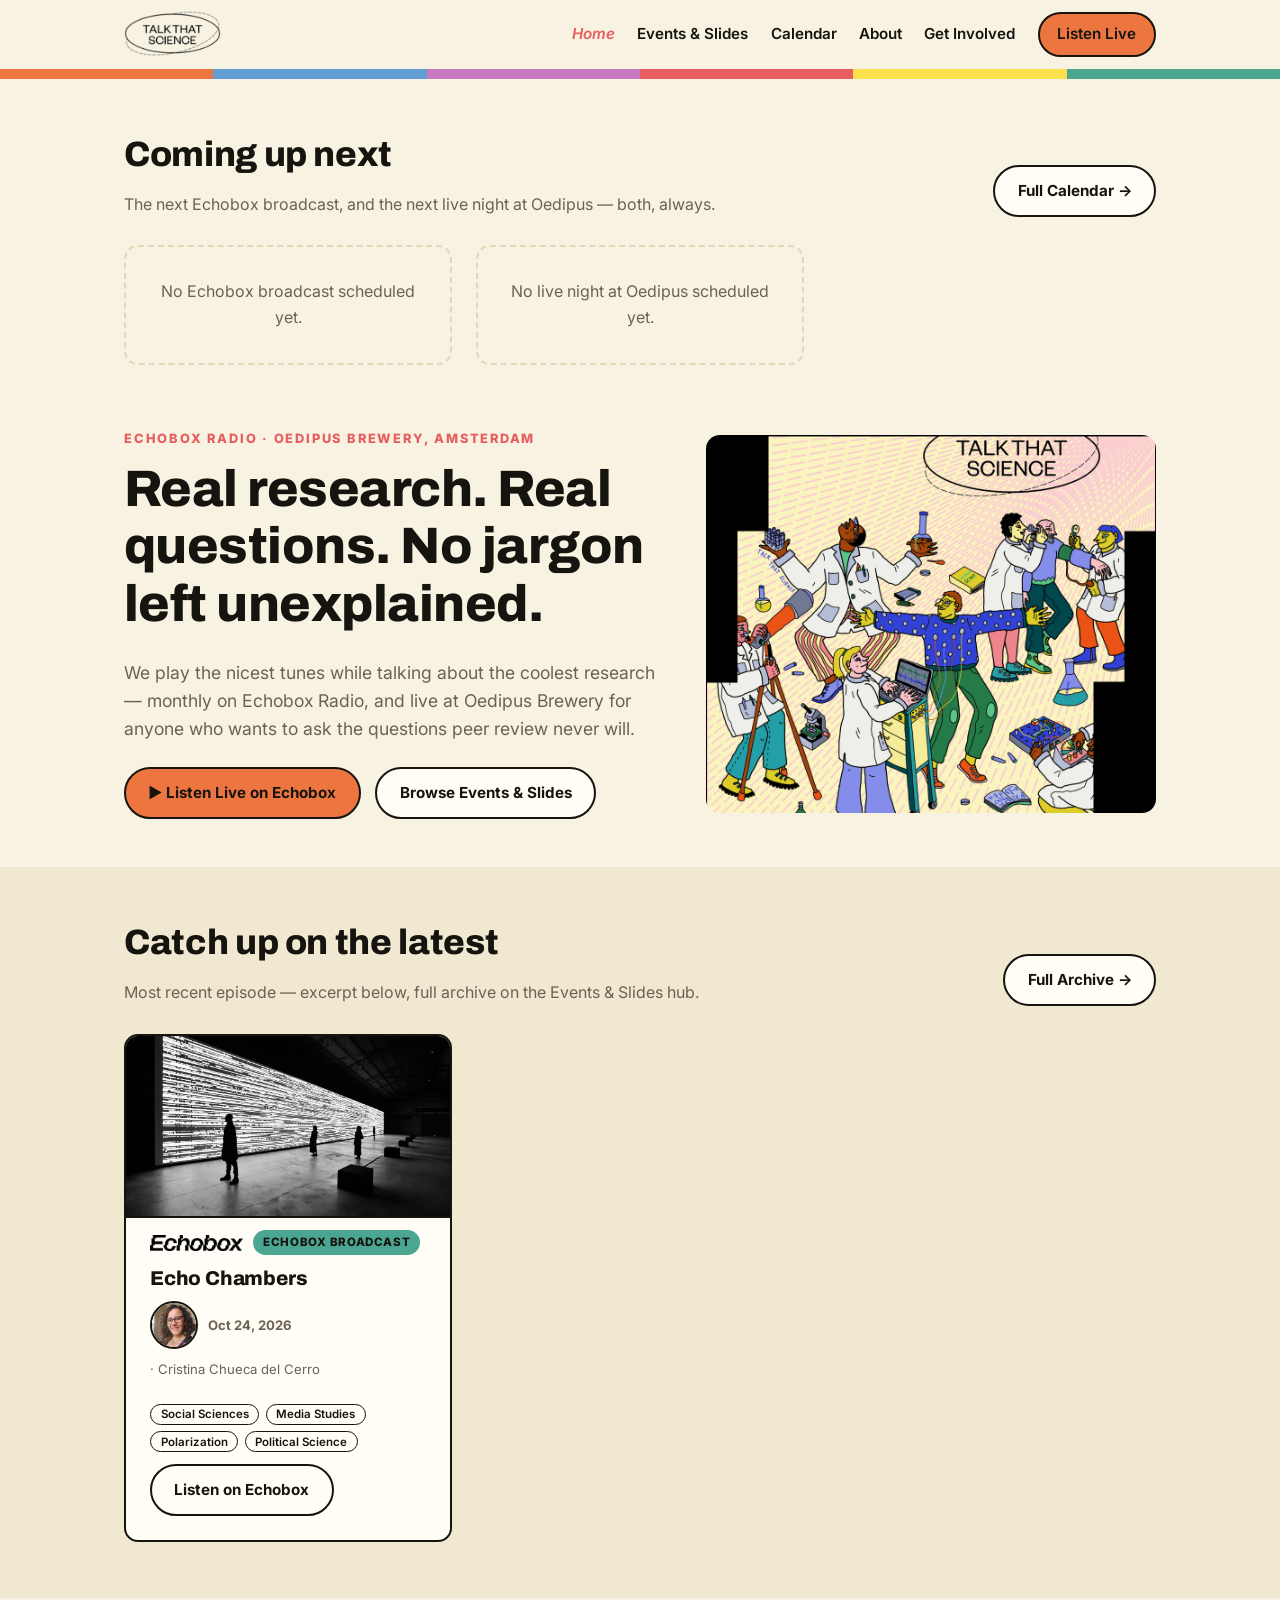
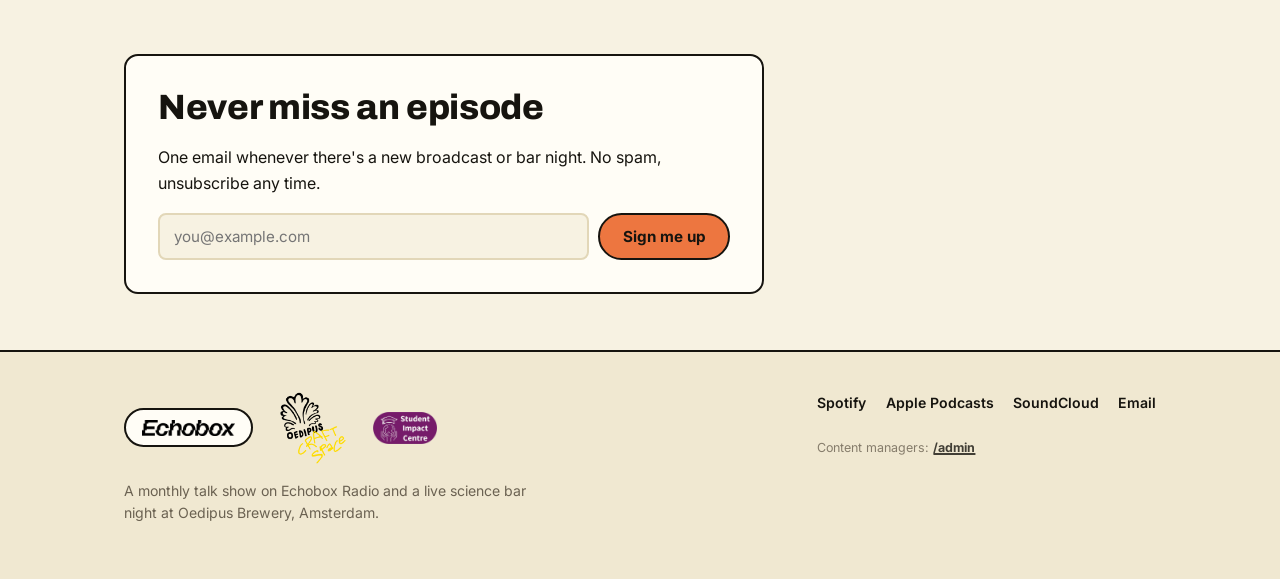
<file: index.html>
<!DOCTYPE html>
<html lang="en">
<head>
<meta charset="UTF-8" />
<meta name="viewport" content="width=device-width, initial-scale=1" />
<title>Talk That Science — Echobox Radio &amp; Live Science Bar Talks</title>
<meta name="description" content="Talk That Science: a monthly talk show on Echobox Radio and a live science bar night at Oedipus Brewery. Listen live, browse the archive, and catch up on past events." />
<link rel="preconnect" href="https://fonts.googleapis.com" />
<link rel="preconnect" href="https://fonts.gstatic.com" crossorigin />
<link href="https://fonts.googleapis.com/css2?family=Archivo:wght@600;700;800;900&family=Inter:wght@400;500;600&display=swap" rel="stylesheet" />
<link rel="icon" type="image/png" href="assets/img/logo.png" />
<link rel="stylesheet" href="assets/css/style.css?v=13" />
</head>
<body>
<a class="skip-link" href="#main">Skip to content</a>

<header class="site-header">
  <div class="container">
    <a class="brand" href="index.html">
      <img src="assets/img/banner_logo.png" alt="Talk That Science" />
    </a>
    <nav class="main-nav" aria-label="Primary">
      <a href="index.html" aria-current="page">Home</a>
      <a href="events.html">Events &amp; Slides</a>
      <a href="calendar.html">Calendar</a>
      <a href="about.html">About</a>
      <a href="get-involved.html">Get Involved</a>
      <a class="btn btn-primary" href="https://www.echobox.radio/" target="_blank" rel="noopener" style="padding:0.5rem 1.1rem;">Listen Live</a>
    </nav>
    <button class="nav-toggle" aria-label="Toggle navigation" aria-expanded="false">☰</button>
  </div>
  <div class="rainbow-bar"><span></span><span></span><span></span><span></span><span></span><span></span></div>
</header>

<main id="main">

  <section class="section" style="padding-bottom:1rem;">
    <div class="container">
      <div class="section-head">
        <div>
          <h2>Coming up next</h2>
          <p>The next Echobox broadcast, and the next live night at Oedipus — both, always.</p>
        </div>
        <a class="btn btn-secondary" href="calendar.html">Full Calendar →</a>
      </div>
      <div class="grid" id="next-events-teaser">
        <div class="empty-state">Loading…</div>
      </div>
    </div>
  </section>

  <section class="hero">
    <div class="container hero-split">
      <div>
        <div class="eyebrow">Echobox Radio &middot; Oedipus Brewery, Amsterdam</div>
        <h1>Real research. Real questions. No jargon left unexplained.</h1>
        <p class="hero-lede">We play the nicest tunes while talking about the coolest research — monthly on Echobox Radio, and live at Oedipus Brewery for anyone who wants to ask the questions peer review never will.</p>
        <div class="hero-actions">
          <a class="btn btn-primary" href="https://www.echobox.radio/" target="_blank" rel="noopener">▶ Listen Live on Echobox</a>
          <a class="btn btn-secondary" href="events.html">Browse Events &amp; Slides</a>
        </div>
      </div>
      <img class="hero-illustration" src="assets/img/hero-illustration.png" alt="Illustration of scientists in lab coats playing with radio and lab equipment, in the Talk That Science style" />
    </div>
  </section>

  <section class="section section-alt">
    <div class="container">
      <div class="section-head">
        <div>
          <h2>Catch up on the latest</h2>
          <p>Most recent episode — excerpt below, full archive on the Events &amp; Slides hub.</p>
        </div>
        <a class="btn btn-secondary" href="events.html">Full Archive →</a>
      </div>
      <div class="grid" id="latest-episode-teaser">
        <div class="empty-state">Loading…</div>
      </div>
    </div>
  </section>

  <section class="section">
    <div class="container">
      <div class="form-card" style="max-width:640px;">
        <h2 style="margin-top:0;">Never miss an episode</h2>
        <p class="card-desc">One email whenever there's a new broadcast or bar night. No spam, unsubscribe any time.</p>
        <!-- PLACEHOLDER: sign up at formspree.io, create a form, and replace
             YOUR_FORM_ID below with the ID it gives you — or point this at a
             real mailing list provider (Buttondown/Mailchimp/etc). See README. -->
        <form name="newsletter" method="POST" action="https://formspree.io/f/YOUR_FORM_ID" data-ajax-form data-success-target="newsletter-success">
          <p class="visually-hidden"><label>Don't fill this out: <input name="_gotcha" /></label></p>
          <div class="form-success" id="newsletter-success">You're on the list — thanks!</div>
          <div class="newsletter-box">
            <label class="visually-hidden" for="newsletter-email">Email address</label>
            <input type="email" id="newsletter-email" name="email" placeholder="you@example.com" required />
            <button class="btn btn-primary" type="submit">Sign me up</button>
          </div>
        </form>
      </div>
    </div>
  </section>

</main>

<footer class="site-footer">
  <div class="container">
    <div class="footer-grid">
      <div>
        <div class="icon-row" style="margin-top:0;">
          <span class="icon-chip icon-chip-echobox"><img src="assets/img/Echobox.png" alt="Echobox Radio" /></span>
          <img class="footer-logo footer-logo-oedipus" src="assets/img/Oedipus_-_Craft_Space.webp" alt="Oedipus Craft Space" />
          <img class="footer-logo footer-logo-sic" src="assets/img/sic-logo.png" alt="Student Impact Centre" />
        </div>
        <p style="margin-top:1rem; max-width:420px;">A monthly talk show on Echobox Radio and a live science bar night at Oedipus Brewery, Amsterdam.</p>
      </div>
      <div>
        <div class="footer-links">
          <a href="https://open.spotify.com/show/5P6UUt4J4bajvaDnTxchvd" target="_blank" rel="noopener">Spotify</a>
          <a href="https://podcasts.apple.com/us/podcast/talk-that-science/id1529252885" target="_blank" rel="noopener">Apple Podcasts</a>
          <a href="https://soundcloud.com/talkthatscience" target="_blank" rel="noopener">SoundCloud</a>
          <a href="mailto:hello@talkthatscience.example">Email</a>
        </div>
        <p class="footer-admin">Content managers: <a href="admin/">/admin</a></p>
      </div>
    </div>
  </div>
</footer>

<script src="assets/js/site.js?v=11"></script>
</body>
</html>
</file>
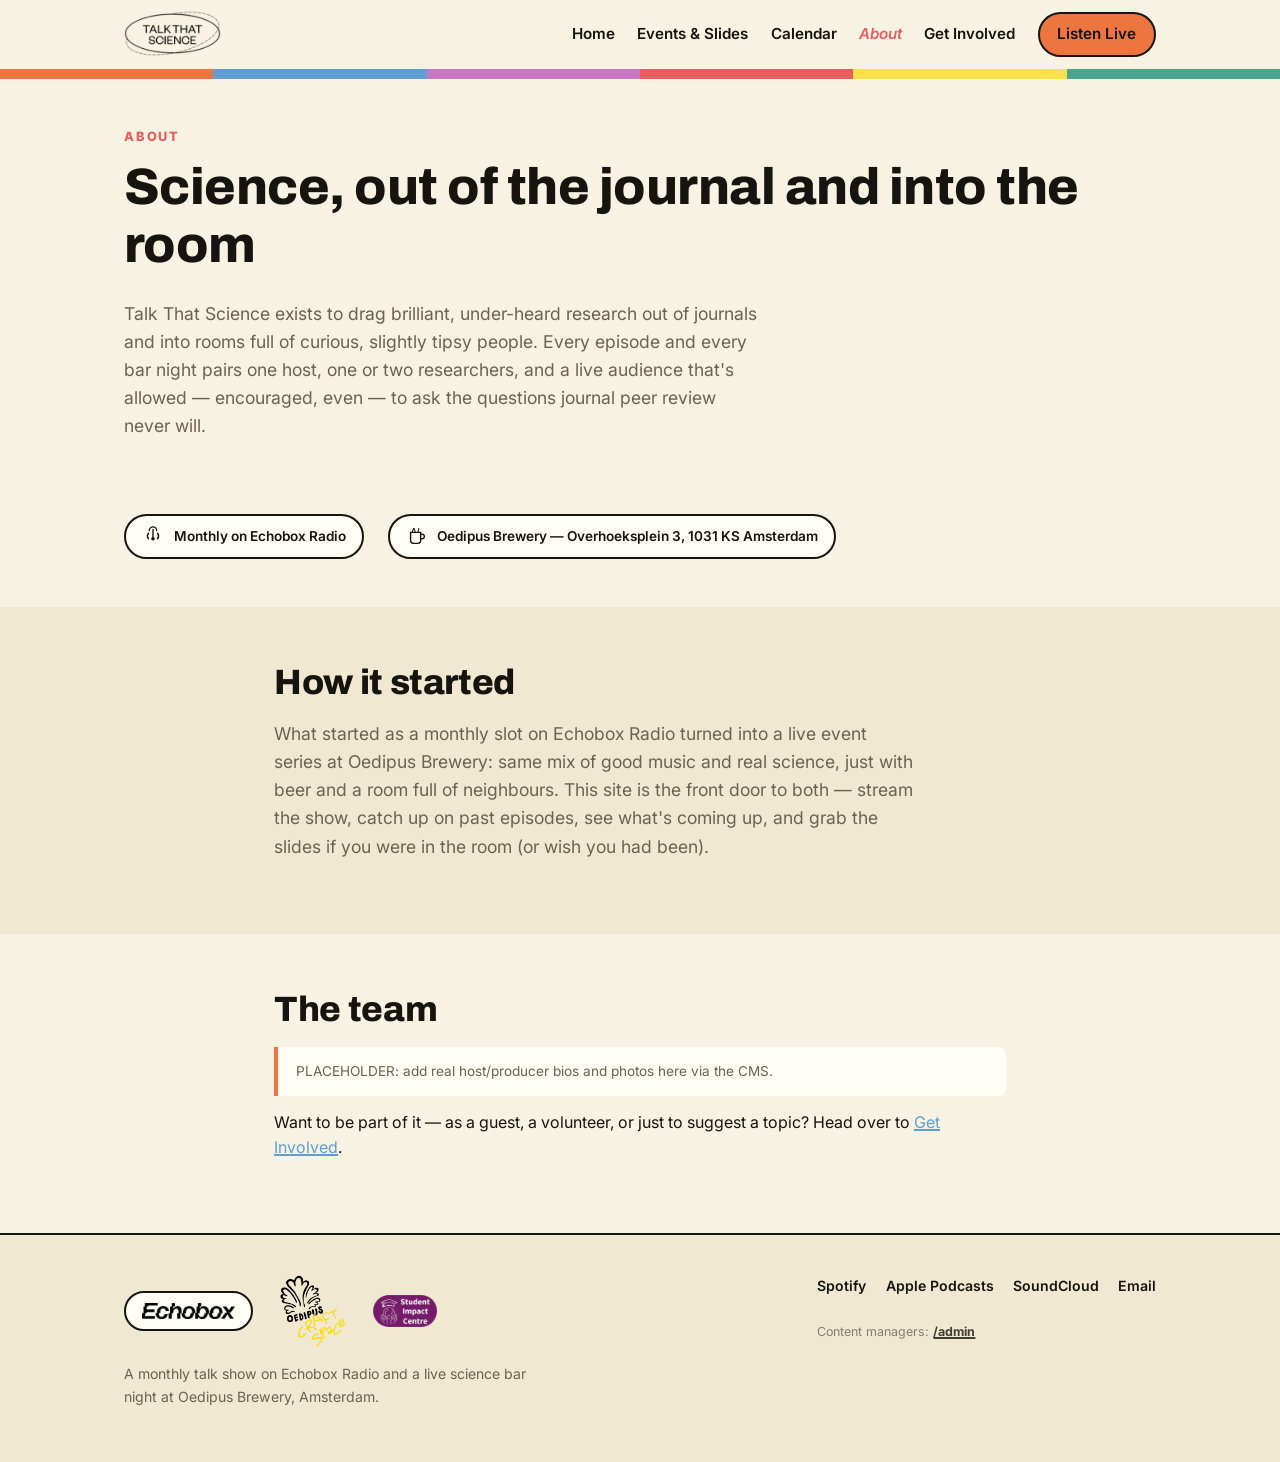
<file: about.html>
<!DOCTYPE html>
<html lang="en">
<head>
<meta charset="UTF-8" />
<meta name="viewport" content="width=device-width, initial-scale=1" />
<title>About — Talk That Science</title>
<meta name="description" content="About Talk That Science: a monthly Echobox Radio talk show and live Science Bar Talks at Oedipus Brewery, Amsterdam." />
<link rel="preconnect" href="https://fonts.googleapis.com" />
<link rel="preconnect" href="https://fonts.gstatic.com" crossorigin />
<link href="https://fonts.googleapis.com/css2?family=Archivo:wght@600;700;800;900&family=Inter:wght@400;500;600&display=swap" rel="stylesheet" />
<link rel="icon" type="image/png" href="assets/img/logo.png" />
<link rel="stylesheet" href="assets/css/style.css?v=13" />
</head>
<body>
<a class="skip-link" href="#main">Skip to content</a>

<header class="site-header">
  <div class="container">
    <a class="brand" href="index.html">
      <img src="assets/img/banner_logo.png" alt="Talk That Science" />
    </a>
    <nav class="main-nav" aria-label="Primary">
      <a href="index.html">Home</a>
      <a href="events.html">Events &amp; Slides</a>
      <a href="calendar.html">Calendar</a>
      <a href="about.html" aria-current="page">About</a>
      <a href="get-involved.html">Get Involved</a>
      <a class="btn btn-primary" href="https://www.echobox.radio/" target="_blank" rel="noopener" style="padding:0.5rem 1.1rem;">Listen Live</a>
    </nav>
    <button class="nav-toggle" aria-label="Toggle navigation" aria-expanded="false">☰</button>
  </div>
  <div class="rainbow-bar"><span></span><span></span><span></span><span></span><span></span><span></span></div>
</header>

<main id="main">
  <section class="hero">
    <div class="container about-hero">
      <div>
        <div class="eyebrow">About</div>
        <h1>Science, out of the journal and into the room</h1>
        <p class="hero-lede" id="about-mission">Loading…</p>
      </div>

      <div class="icon-row">
        <span class="icon-chip">
          <svg viewBox="0 0 24 24" fill="none" xmlns="http://www.w3.org/2000/svg" aria-hidden="true">
            <circle cx="12" cy="15" r="2" fill="currentColor"/>
            <path d="M12 13V5" stroke="currentColor" stroke-width="1.5" stroke-linecap="round"/>
            <path d="M8 6a4 4 0 0 1 8 0" stroke="currentColor" stroke-width="1.5" stroke-linecap="round"/>
            <path d="M17 15a5 5 0 0 0 0-6" stroke="currentColor" stroke-width="1.5" stroke-linecap="round"/>
            <path d="M7 15a5 5 0 0 1 0-6" stroke="currentColor" stroke-width="1.5" stroke-linecap="round"/>
          </svg>
          Monthly on Echobox Radio
        </span>
        <span class="icon-chip">
          <svg viewBox="0 0 24 24" fill="none" xmlns="http://www.w3.org/2000/svg" aria-hidden="true">
            <path d="M5 8h11v9a3 3 0 0 1-3 3H8a3 3 0 0 1-3-3V8Z" stroke="currentColor" stroke-width="1.5"/>
            <path d="M16 10h1.5a2.5 2.5 0 0 1 0 5H16" stroke="currentColor" stroke-width="1.5"/>
            <path d="M7 8c0-2 1-3 1-4M10 8c0-2-1-3-1-4M13 8c0-2 1-3 1-4" stroke="currentColor" stroke-width="1.2" stroke-linecap="round"/>
          </svg>
          <span id="about-venue">Oedipus Brewery, Amsterdam</span>
        </span>
      </div>
    </div>
  </section>

  <section class="section section-alt">
    <div class="container" style="max-width: 780px;">
      <h2>How it started</h2>
      <p id="about-story" class="hero-lede">Loading…</p>
    </div>
  </section>

  <section class="section">
    <div class="container" style="max-width: 780px;">
      <h2>The team</h2>
      <p class="placeholder-note" id="about-team-note">Loading…</p>
      <p class="card-desc">Want to be part of it — as a guest, a volunteer, or just to suggest a topic? Head over to <a href="get-involved.html">Get Involved</a>.</p>
    </div>
  </section>
</main>

<footer class="site-footer">
  <div class="container">
    <div class="footer-grid">
      <div>
        <div class="icon-row" style="margin-top:0;">
          <span class="icon-chip icon-chip-echobox"><img src="assets/img/Echobox.png" alt="Echobox Radio" /></span>
          <img class="footer-logo footer-logo-oedipus" src="assets/img/Oedipus_-_Craft_Space.webp" alt="Oedipus Craft Space" />
          <img class="footer-logo footer-logo-sic" src="assets/img/sic-logo.png" alt="Student Impact Centre" />
        </div>
        <p style="margin-top:1rem; max-width:420px;">A monthly talk show on Echobox Radio and a live science bar night at Oedipus Brewery, Amsterdam.</p>
      </div>
      <div>
        <div class="footer-links">
          <a href="https://open.spotify.com/show/5P6UUt4J4bajvaDnTxchvd" target="_blank" rel="noopener">Spotify</a>
          <a href="https://podcasts.apple.com/us/podcast/talk-that-science/id1529252885" target="_blank" rel="noopener">Apple Podcasts</a>
          <a href="https://soundcloud.com/talkthatscience" target="_blank" rel="noopener">SoundCloud</a>
          <a href="mailto:hello@talkthatscience.example">Email</a>
        </div>
        <p class="footer-admin">Content managers: <a href="admin/">/admin</a></p>
      </div>
    </div>
  </div>
</footer>

<script src="assets/js/site.js?v=11"></script>
</body>
</html>
</file>
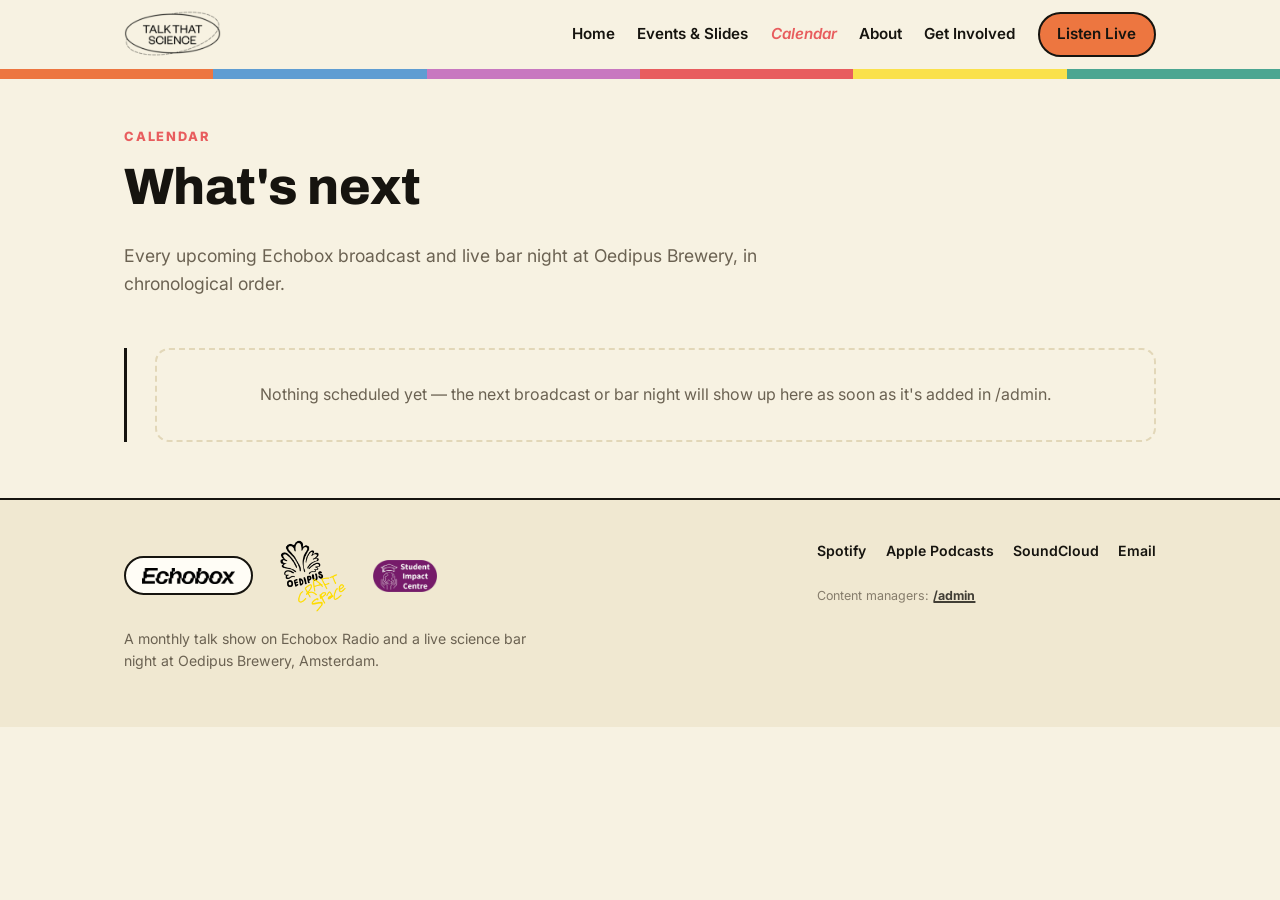
<file: calendar.html>
<!DOCTYPE html>
<html lang="en">
<head>
<meta charset="UTF-8" />
<meta name="viewport" content="width=device-width, initial-scale=1" />
<title>Calendar — Talk That Science</title>
<meta name="description" content="All upcoming Talk That Science broadcasts and live Science Bar Talks, in order." />
<link rel="preconnect" href="https://fonts.googleapis.com" />
<link rel="preconnect" href="https://fonts.gstatic.com" crossorigin />
<link href="https://fonts.googleapis.com/css2?family=Archivo:wght@600;700;800;900&family=Inter:wght@400;500;600&display=swap" rel="stylesheet" />
<link rel="icon" type="image/png" href="assets/img/logo.png" />
<link rel="stylesheet" href="assets/css/style.css?v=13" />
</head>
<body>
<a class="skip-link" href="#main">Skip to content</a>

<header class="site-header">
  <div class="container">
    <a class="brand" href="index.html">
      <img src="assets/img/banner_logo.png" alt="Talk That Science" />
    </a>
    <nav class="main-nav" aria-label="Primary">
      <a href="index.html">Home</a>
      <a href="events.html">Events &amp; Slides</a>
      <a href="calendar.html" aria-current="page">Calendar</a>
      <a href="about.html">About</a>
      <a href="get-involved.html">Get Involved</a>
      <a class="btn btn-primary" href="https://www.echobox.radio/" target="_blank" rel="noopener" style="padding:0.5rem 1.1rem;">Listen Live</a>
    </nav>
    <button class="nav-toggle" aria-label="Toggle navigation" aria-expanded="false">☰</button>
  </div>
  <div class="rainbow-bar"><span></span><span></span><span></span><span></span><span></span><span></span></div>
</header>

<main id="main">
  <section class="hero" style="padding-bottom:1.5rem;">
    <div class="container">
      <div class="eyebrow">Calendar</div>
      <h1>What's next</h1>
      <p class="hero-lede">Every upcoming Echobox broadcast and live bar night at Oedipus Brewery, in chronological order.</p>
    </div>
  </section>

  <section class="section" style="padding-top:0.5rem;">
    <div class="container">
      <div class="timeline" id="calendar-timeline">
        <div class="empty-state">Loading…</div>
      </div>
    </div>
  </section>
</main>

<footer class="site-footer">
  <div class="container">
    <div class="footer-grid">
      <div>
        <div class="icon-row" style="margin-top:0;">
          <span class="icon-chip icon-chip-echobox"><img src="assets/img/Echobox.png" alt="Echobox Radio" /></span>
          <img class="footer-logo footer-logo-oedipus" src="assets/img/Oedipus_-_Craft_Space.webp" alt="Oedipus Craft Space" />
          <img class="footer-logo footer-logo-sic" src="assets/img/sic-logo.png" alt="Student Impact Centre" />
        </div>
        <p style="margin-top:1rem; max-width:420px;">A monthly talk show on Echobox Radio and a live science bar night at Oedipus Brewery, Amsterdam.</p>
      </div>
      <div>
        <div class="footer-links">
          <a href="https://open.spotify.com/show/5P6UUt4J4bajvaDnTxchvd" target="_blank" rel="noopener">Spotify</a>
          <a href="https://podcasts.apple.com/us/podcast/talk-that-science/id1529252885" target="_blank" rel="noopener">Apple Podcasts</a>
          <a href="https://soundcloud.com/talkthatscience" target="_blank" rel="noopener">SoundCloud</a>
          <a href="mailto:hello@talkthatscience.example">Email</a>
        </div>
        <p class="footer-admin">Content managers: <a href="admin/">/admin</a></p>
      </div>
    </div>
  </div>
</footer>

<script src="assets/js/site.js?v=11"></script>
</body>
</html>
</file>
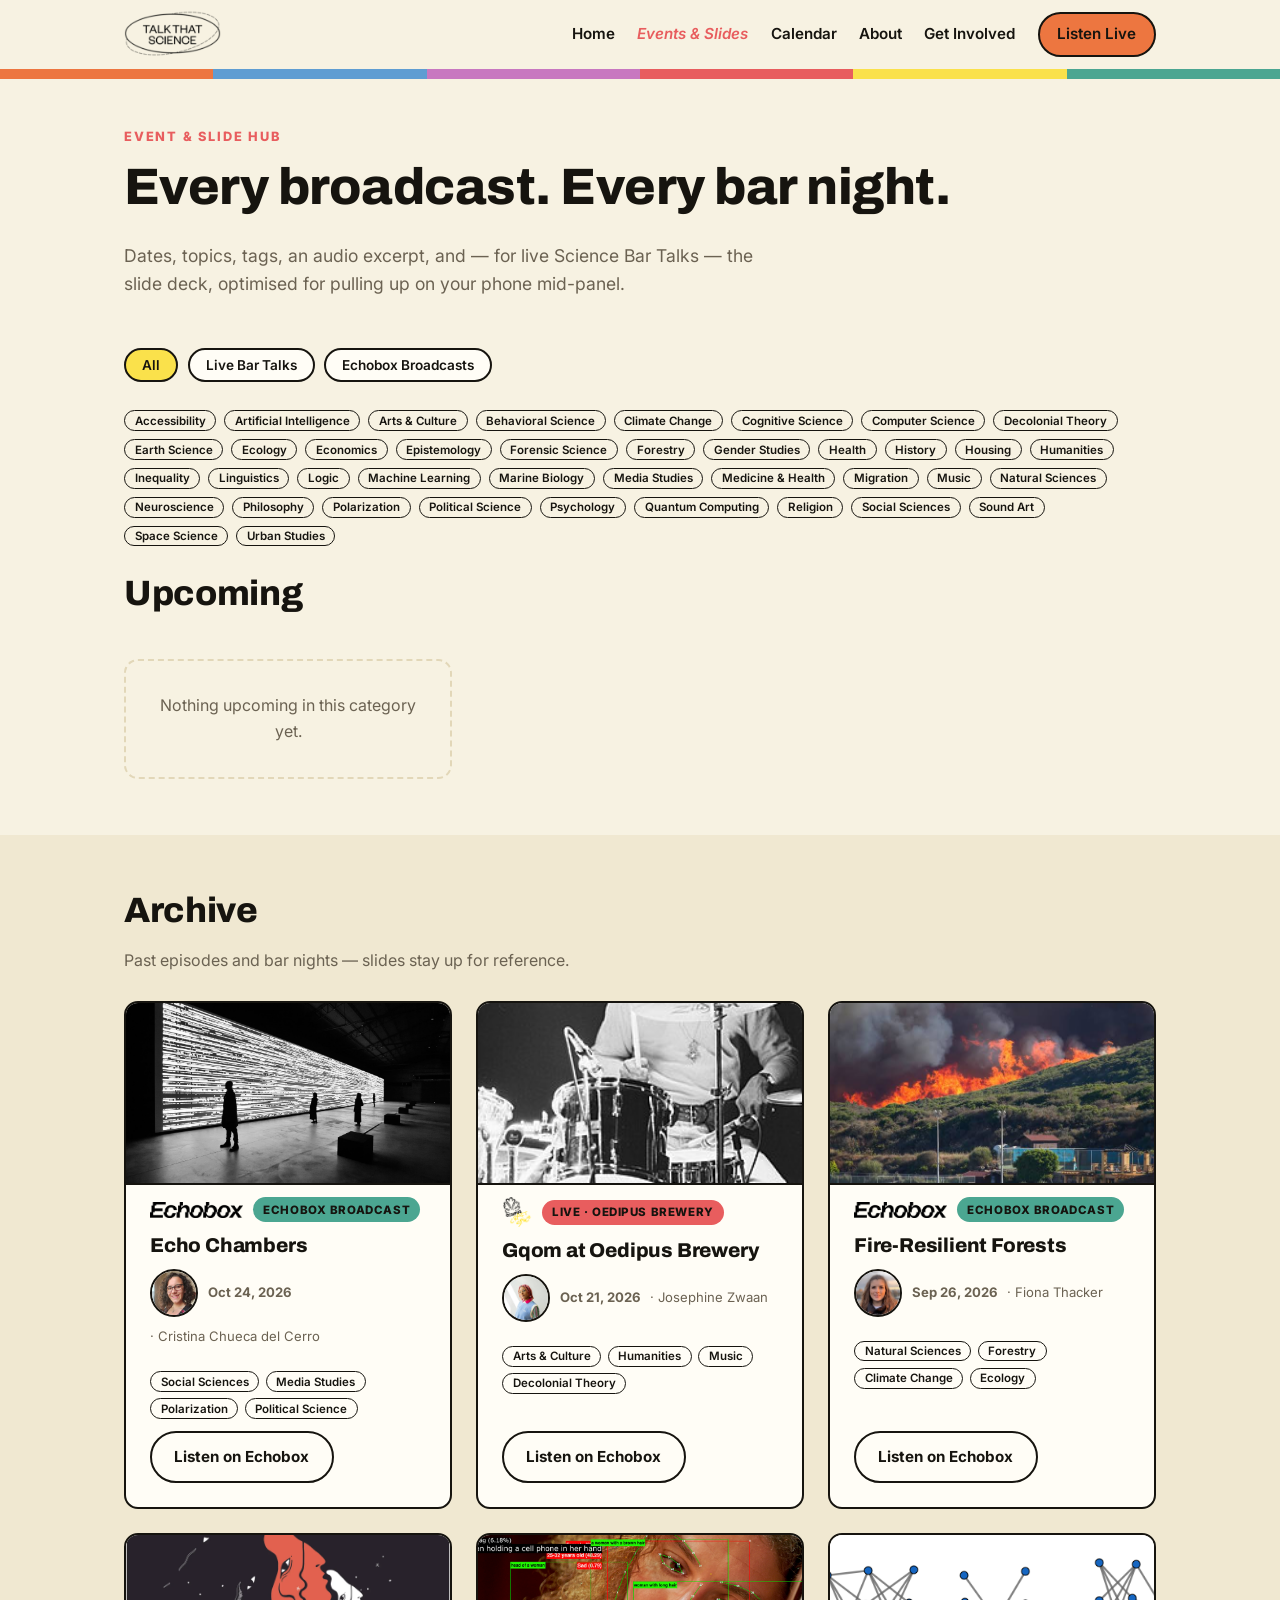
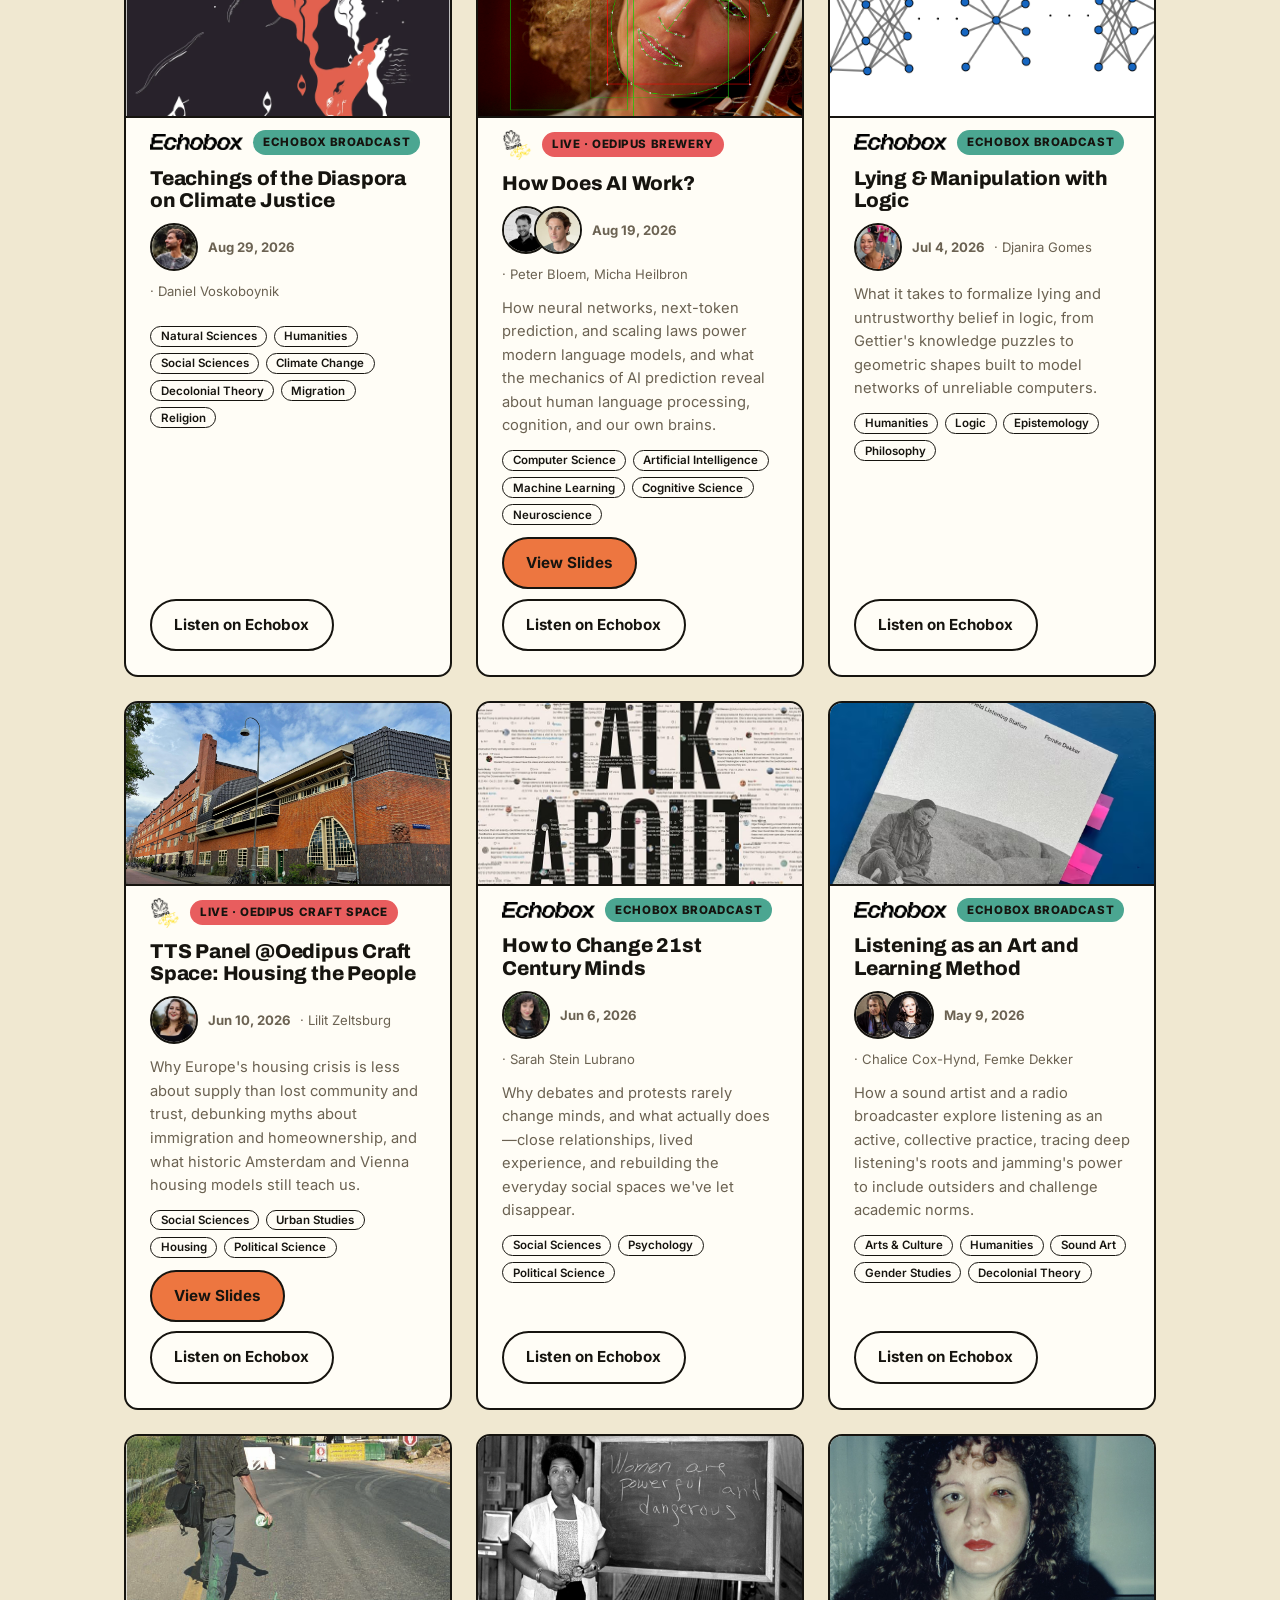
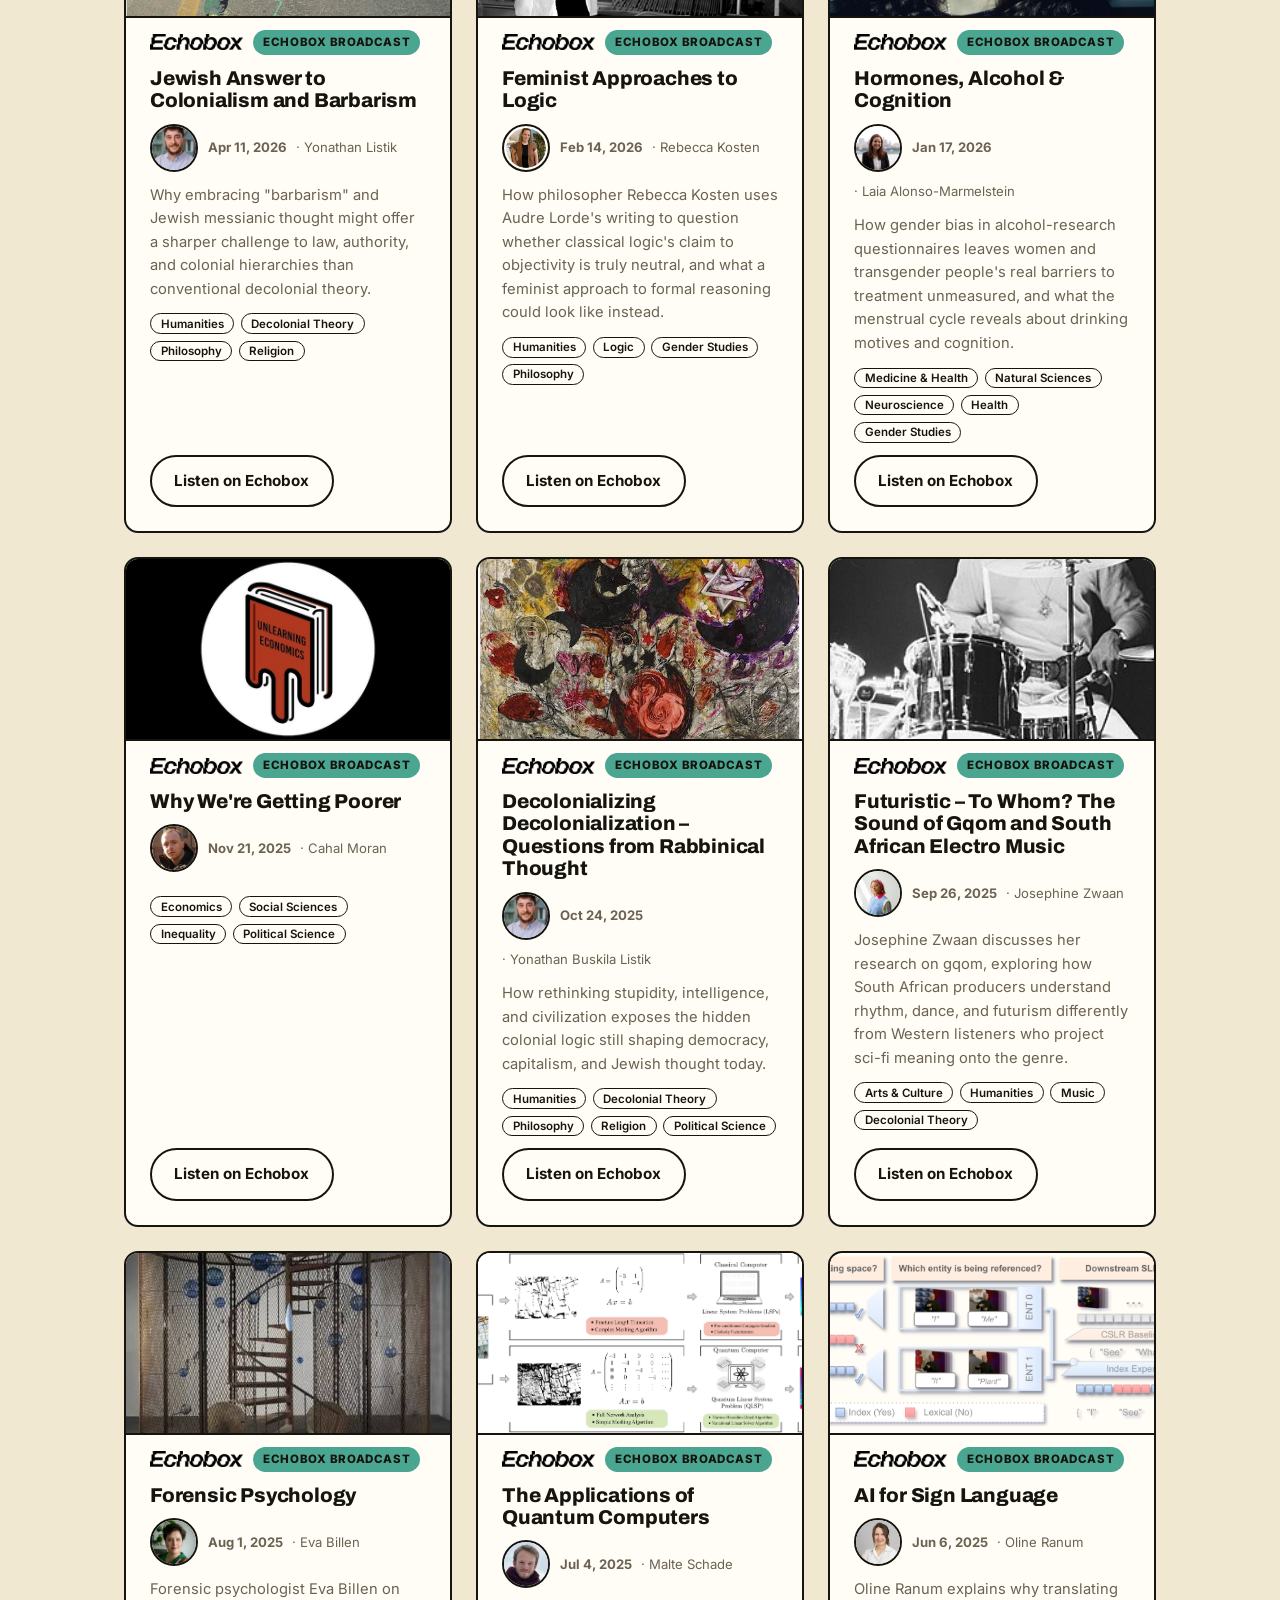
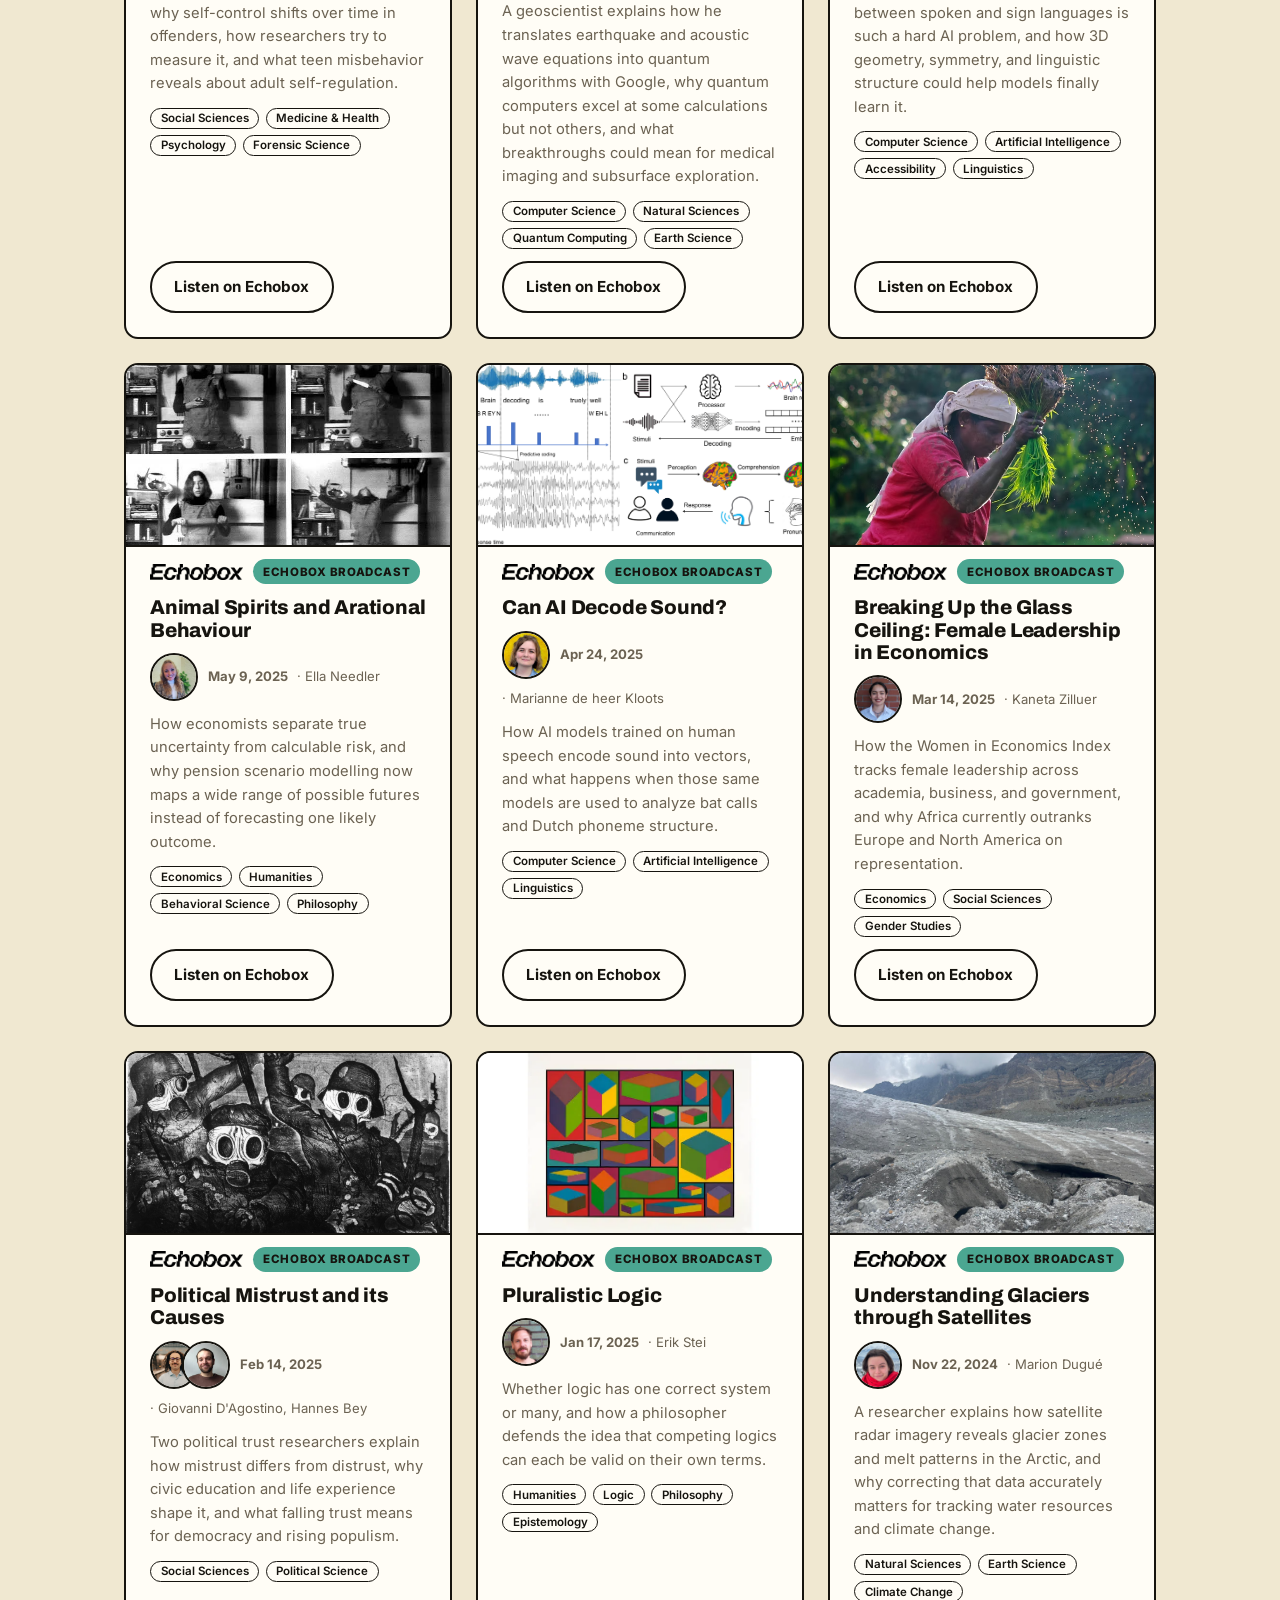
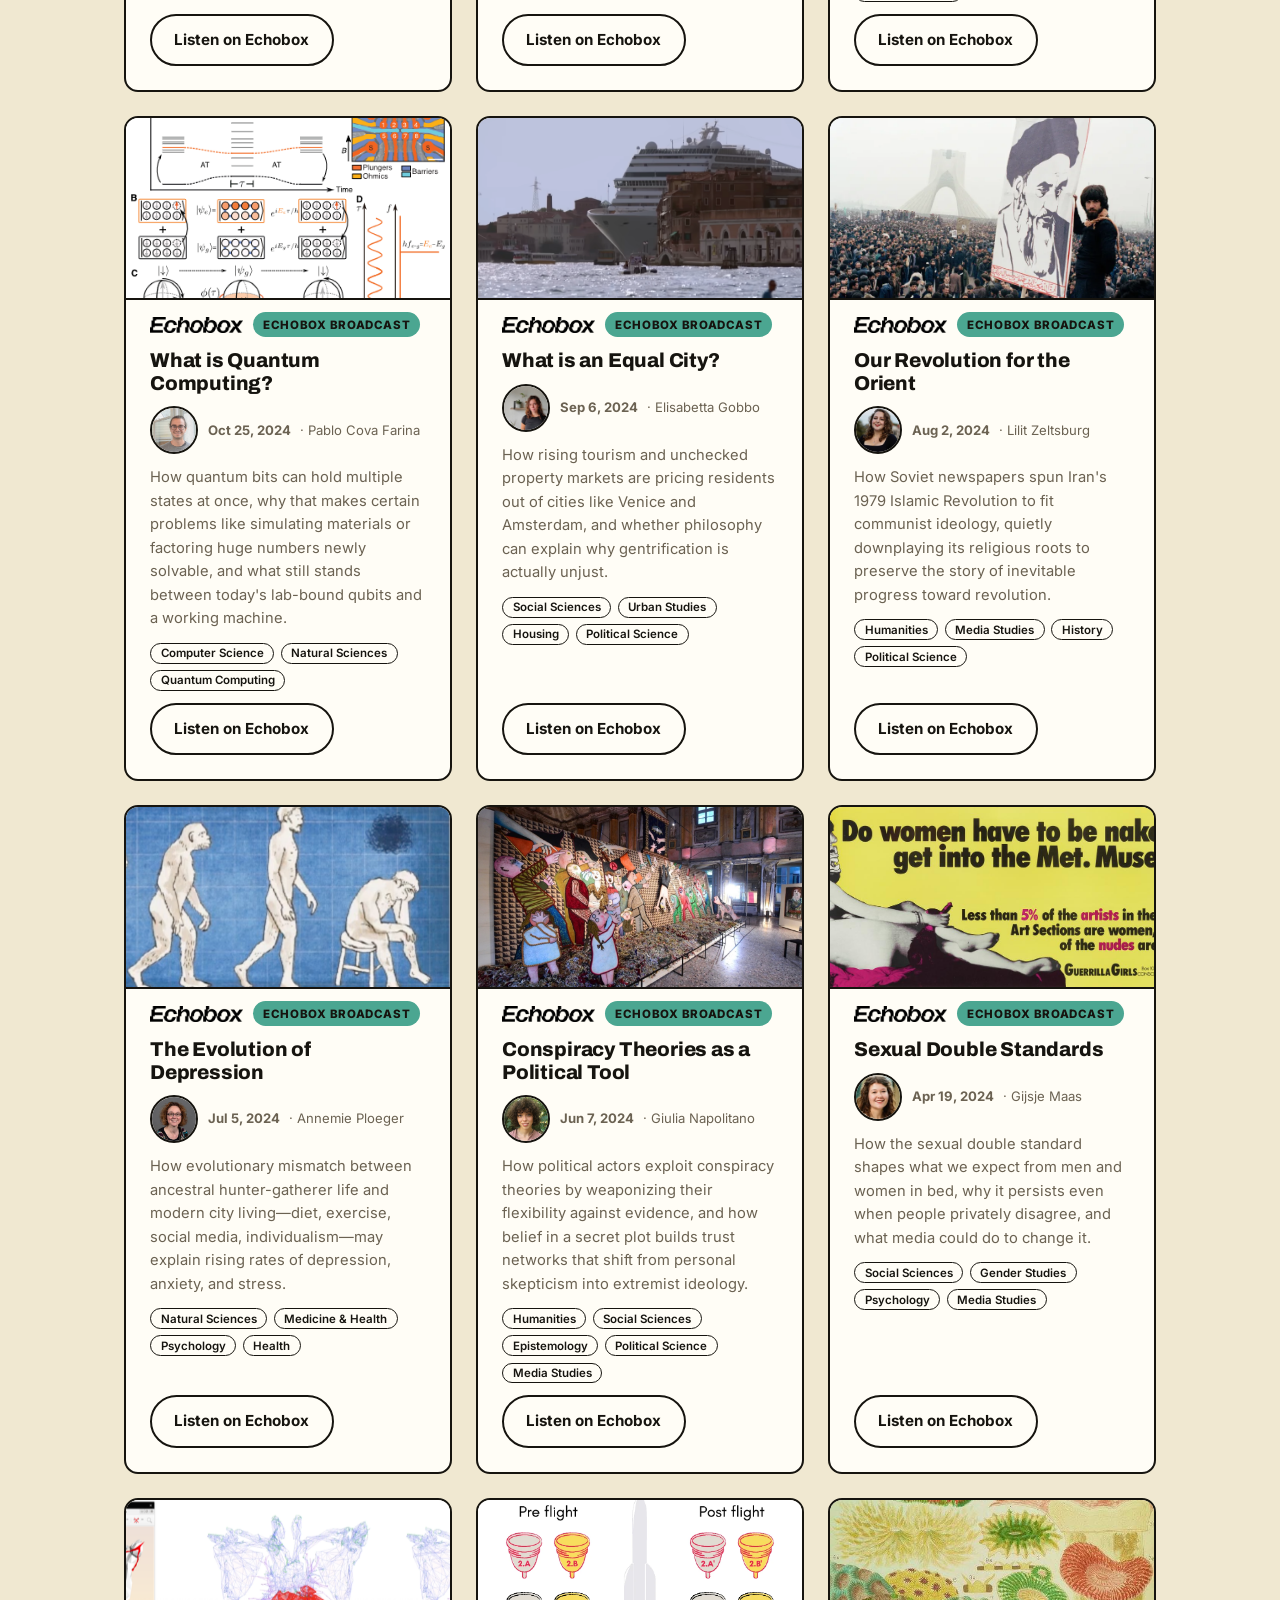
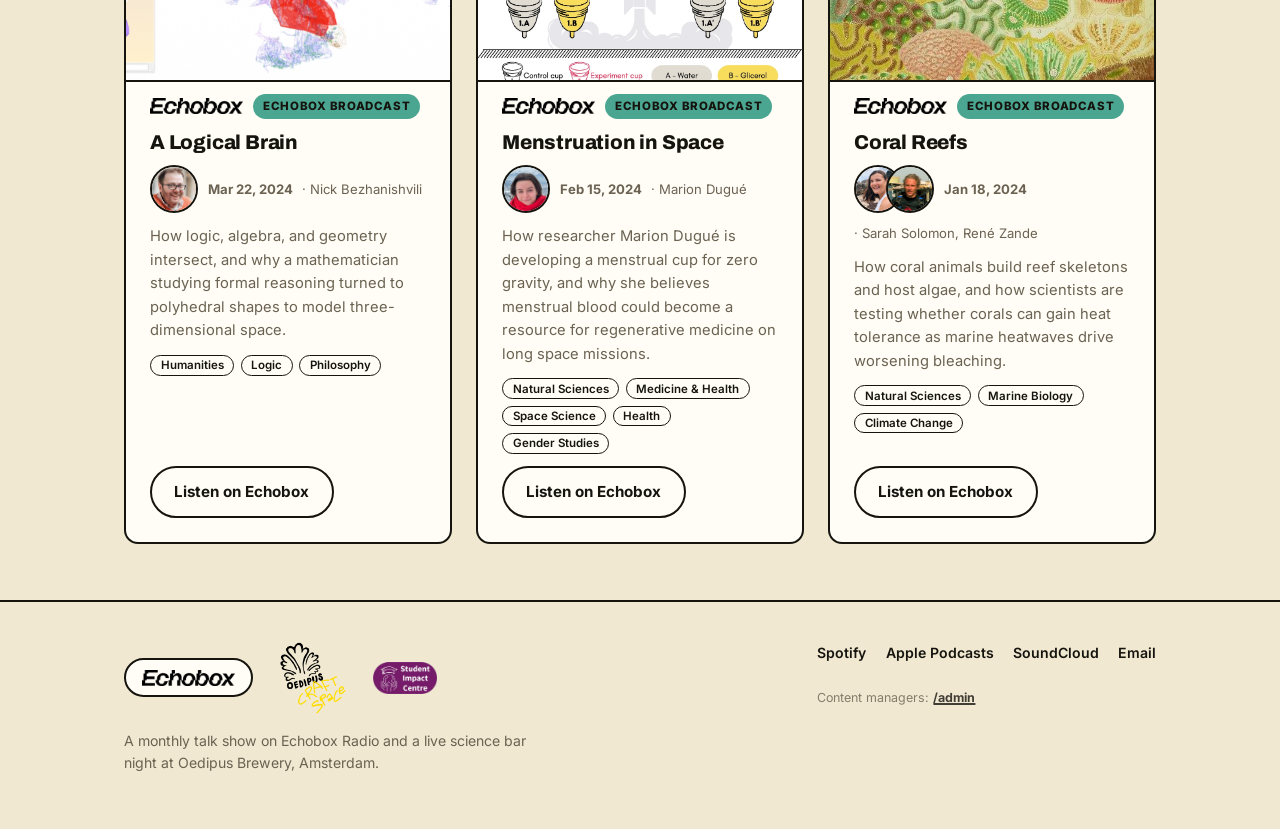
<file: events.html>
<!DOCTYPE html>
<html lang="en">
<head>
<meta charset="UTF-8" />
<meta name="viewport" content="width=device-width, initial-scale=1" />
<title>Events &amp; Slides — Talk That Science</title>
<meta name="description" content="Every Talk That Science broadcast and Science Bar Talk: dates, topics, tags, excerpt audio, and slide decks." />
<link rel="preconnect" href="https://fonts.googleapis.com" />
<link rel="preconnect" href="https://fonts.gstatic.com" crossorigin />
<link href="https://fonts.googleapis.com/css2?family=Archivo:wght@600;700;800;900&family=Inter:wght@400;500;600&display=swap" rel="stylesheet" />
<link rel="icon" type="image/png" href="assets/img/logo.png" />
<link rel="stylesheet" href="assets/css/style.css?v=13" />
</head>
<body>
<a class="skip-link" href="#main">Skip to content</a>

<header class="site-header">
  <div class="container">
    <a class="brand" href="index.html">
      <img src="assets/img/banner_logo.png" alt="Talk That Science" />
    </a>
    <nav class="main-nav" aria-label="Primary">
      <a href="index.html">Home</a>
      <a href="events.html" aria-current="page">Events &amp; Slides</a>
      <a href="calendar.html">Calendar</a>
      <a href="about.html">About</a>
      <a href="get-involved.html">Get Involved</a>
      <a class="btn btn-primary" href="https://www.echobox.radio/" target="_blank" rel="noopener" style="padding:0.5rem 1.1rem;">Listen Live</a>
    </nav>
    <button class="nav-toggle" aria-label="Toggle navigation" aria-expanded="false">☰</button>
  </div>
  <div class="rainbow-bar"><span></span><span></span><span></span><span></span><span></span><span></span></div>
</header>

<main id="main">
  <section class="hero" style="padding-bottom:1.5rem;">
    <div class="container">
      <div class="eyebrow">Event &amp; Slide Hub</div>
      <h1>Every broadcast. Every bar night.</h1>
      <p class="hero-lede">Dates, topics, tags, an audio excerpt, and — for live Science Bar Talks — the slide deck, optimised for pulling up on your phone mid-panel.</p>
    </div>
  </section>

  <section class="section" style="padding-top:0.5rem;">
    <div class="container">
      <div class="filter-bar" role="group" aria-label="Filter events">
        <button class="filter-btn active" data-filter="all">All</button>
        <button class="filter-btn" data-filter="live_event">Live Bar Talks</button>
        <button class="filter-btn" data-filter="broadcast">Echobox Broadcasts</button>
      </div>
      <div class="tag-cloud" id="tag-cloud" role="group" aria-label="Filter by tag"></div>

      <div class="section-head">
        <div><h2>Upcoming</h2></div>
      </div>
      <div class="grid" id="upcoming-events-grid">
        <div class="empty-state">Loading…</div>
      </div>
    </div>
  </section>

  <section class="section section-alt">
    <div class="container">
      <div class="section-head">
        <div>
          <h2>Archive</h2>
          <p>Past episodes and bar nights — slides stay up for reference.</p>
        </div>
      </div>
      <div class="grid" id="past-events-grid">
        <div class="empty-state">Loading…</div>
      </div>
    </div>
  </section>
</main>

<footer class="site-footer">
  <div class="container">
    <div class="footer-grid">
      <div>
        <div class="icon-row" style="margin-top:0;">
          <span class="icon-chip icon-chip-echobox"><img src="assets/img/Echobox.png" alt="Echobox Radio" /></span>
          <img class="footer-logo footer-logo-oedipus" src="assets/img/Oedipus_-_Craft_Space.webp" alt="Oedipus Craft Space" />
          <img class="footer-logo footer-logo-sic" src="assets/img/sic-logo.png" alt="Student Impact Centre" />
        </div>
        <p style="margin-top:1rem; max-width:420px;">A monthly talk show on Echobox Radio and a live science bar night at Oedipus Brewery, Amsterdam.</p>
      </div>
      <div>
        <div class="footer-links">
          <a href="https://open.spotify.com/show/5P6UUt4J4bajvaDnTxchvd" target="_blank" rel="noopener">Spotify</a>
          <a href="https://podcasts.apple.com/us/podcast/talk-that-science/id1529252885" target="_blank" rel="noopener">Apple Podcasts</a>
          <a href="https://soundcloud.com/talkthatscience" target="_blank" rel="noopener">SoundCloud</a>
          <a href="mailto:hello@talkthatscience.example">Email</a>
        </div>
        <p class="footer-admin">Content managers: <a href="admin/">/admin</a></p>
      </div>
    </div>
  </div>
</footer>

<script src="assets/js/site.js?v=11"></script>
</body>
</html>
</file>
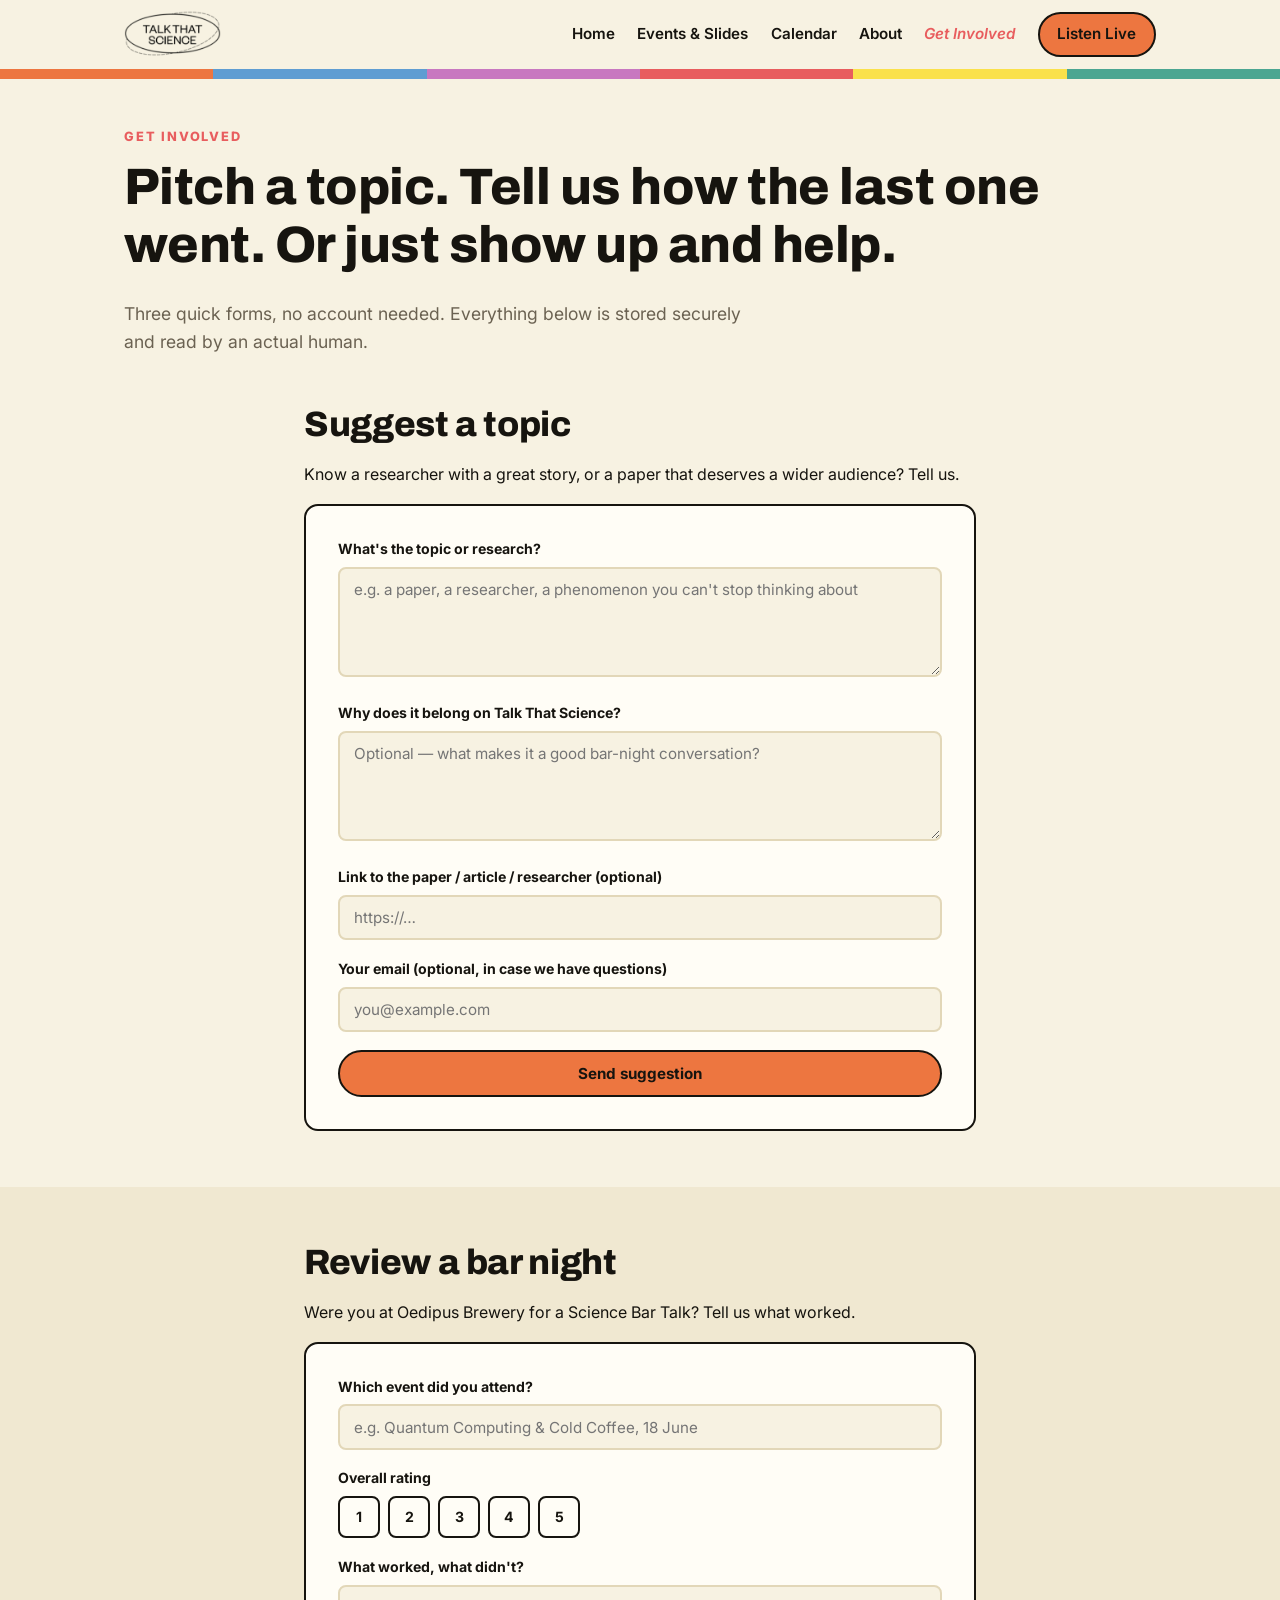
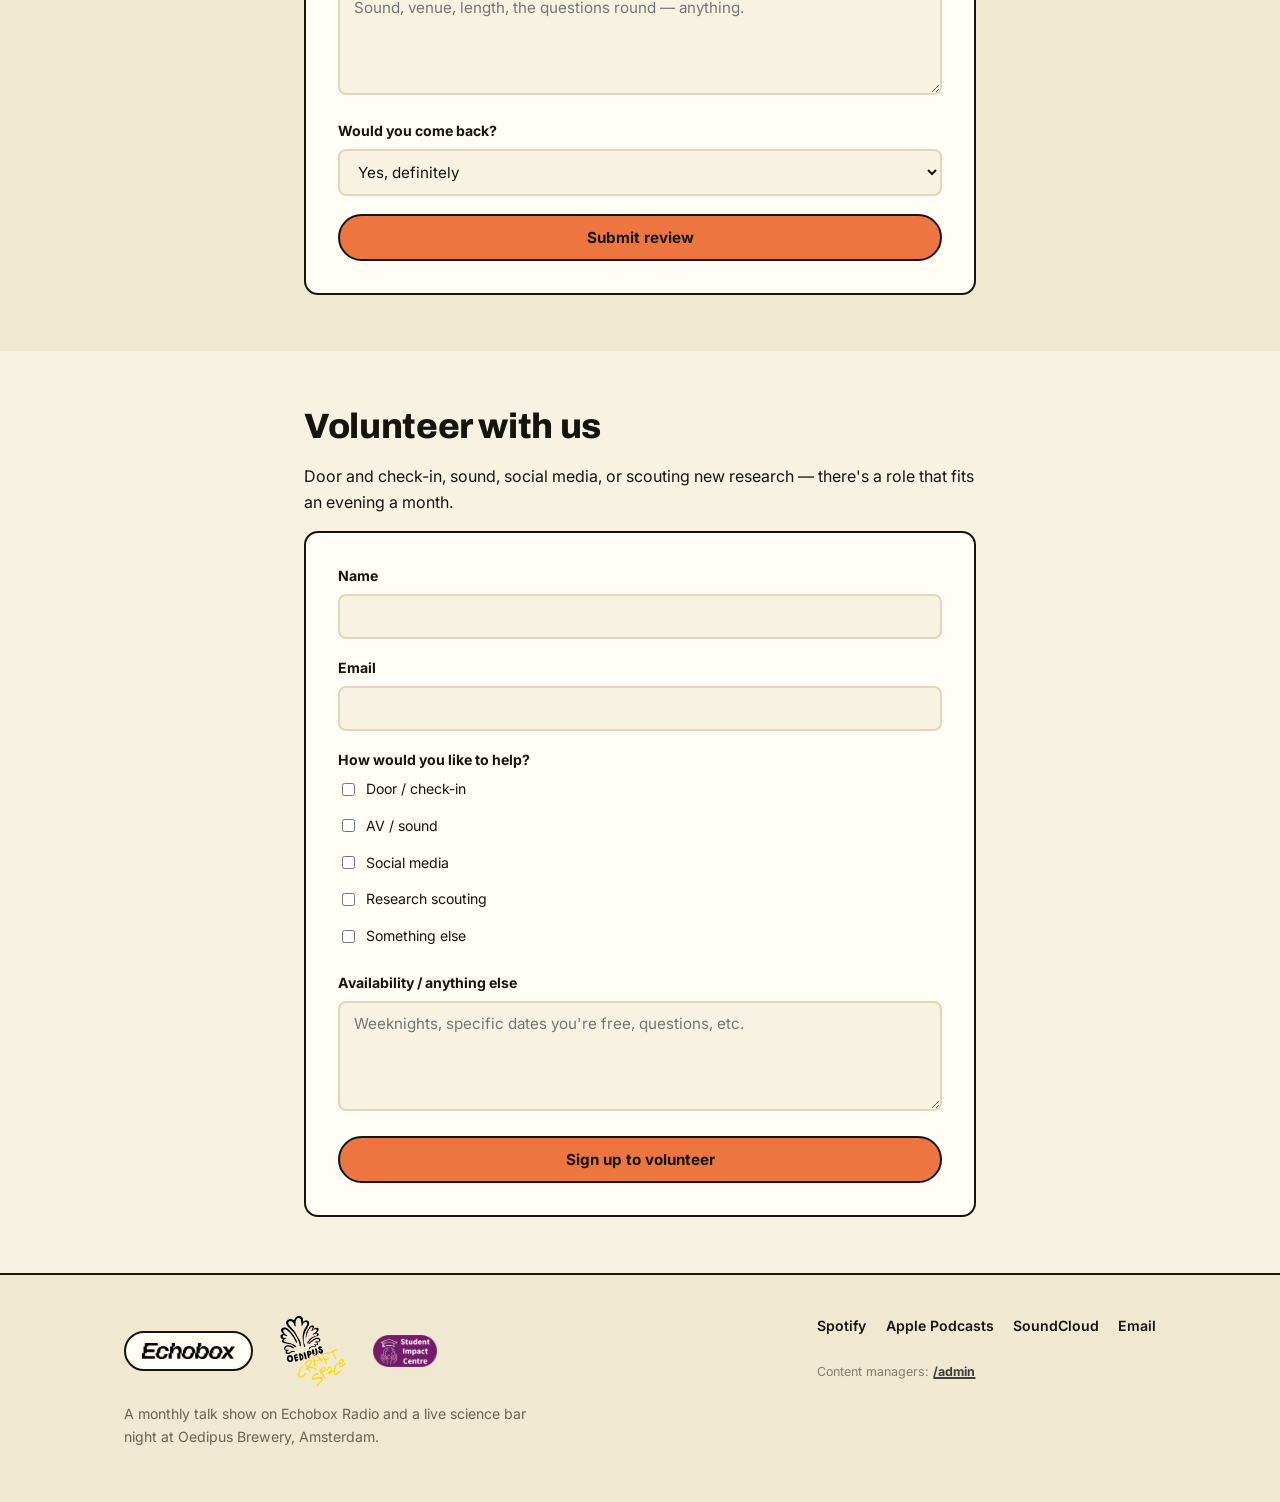
<file: get-involved.html>
<!DOCTYPE html>
<html lang="en">
<head>
<meta charset="UTF-8" />
<meta name="viewport" content="width=device-width, initial-scale=1" />
<title>Get Involved — Talk That Science</title>
<meta name="description" content="Suggest a topic, review a bar night, or volunteer with Talk That Science." />
<link rel="preconnect" href="https://fonts.googleapis.com" />
<link rel="preconnect" href="https://fonts.gstatic.com" crossorigin />
<link href="https://fonts.googleapis.com/css2?family=Archivo:wght@600;700;800;900&family=Inter:wght@400;500;600&display=swap" rel="stylesheet" />
<link rel="icon" type="image/png" href="assets/img/logo.png" />
<link rel="stylesheet" href="assets/css/style.css?v=13" />
</head>
<body>
<a class="skip-link" href="#main">Skip to content</a>

<header class="site-header">
  <div class="container">
    <a class="brand" href="index.html">
      <img src="assets/img/banner_logo.png" alt="Talk That Science" />
    </a>
    <nav class="main-nav" aria-label="Primary">
      <a href="index.html">Home</a>
      <a href="events.html">Events &amp; Slides</a>
      <a href="calendar.html">Calendar</a>
      <a href="about.html">About</a>
      <a href="get-involved.html" aria-current="page">Get Involved</a>
      <a class="btn btn-primary" href="https://www.echobox.radio/" target="_blank" rel="noopener" style="padding:0.5rem 1.1rem;">Listen Live</a>
    </nav>
    <button class="nav-toggle" aria-label="Toggle navigation" aria-expanded="false">☰</button>
  </div>
  <div class="rainbow-bar"><span></span><span></span><span></span><span></span><span></span><span></span></div>
</header>

<main id="main">
  <section class="hero" style="padding-bottom:1.5rem;">
    <div class="container">
      <div class="eyebrow">Get Involved</div>
      <h1>Pitch a topic. Tell us how the last one went. Or just show up and help.</h1>
      <p class="hero-lede">Three quick forms, no account needed. Everything below is stored securely and read by an actual human.</p>
    </div>
  </section>

  <!-- ================= Topic suggestion ================= -->
  <section class="section" id="suggest-topic" style="padding-top:0.5rem;">
    <div class="container" style="max-width:720px;">
      <h2>Suggest a topic</h2>
      <p class="card-desc">Know a researcher with a great story, or a paper that deserves a wider audience? Tell us.</p>
      <div class="form-card">
        <div class="form-success" id="topic-success">Thanks — we read every suggestion. If it's a fit, we'll follow up.</div>
        <!-- PLACEHOLDER: sign up at formspree.io, create a form, and replace
             YOUR_FORM_ID below with the ID it gives you. See README. -->
        <form name="topic-suggestion" method="POST" action="https://formspree.io/f/YOUR_FORM_ID" data-ajax-form data-success-target="topic-success">
          <p class="visually-hidden"><label>Don't fill this out: <input name="_gotcha" /></label></p>

          <div class="form-field">
            <label for="topic-idea">What's the topic or research?</label>
            <textarea id="topic-idea" name="topic" required placeholder="e.g. a paper, a researcher, a phenomenon you can't stop thinking about"></textarea>
          </div>
          <div class="form-field">
            <label for="topic-why">Why does it belong on Talk That Science?</label>
            <textarea id="topic-why" name="why_interesting" placeholder="Optional — what makes it a good bar-night conversation?"></textarea>
          </div>
          <div class="form-field">
            <label for="topic-link">Link to the paper / article / researcher (optional)</label>
            <input type="text" id="topic-link" name="reference_link" placeholder="https://…" />
          </div>
          <div class="form-field">
            <label for="topic-email">Your email (optional, in case we have questions)</label>
            <input type="email" id="topic-email" name="email" placeholder="you@example.com" />
          </div>
          <button class="btn btn-primary btn-block" type="submit">Send suggestion</button>
        </form>
      </div>
    </div>
  </section>

  <!-- ================= Event review ================= -->
  <section class="section section-alt" id="review-event">
    <div class="container" style="max-width:720px;">
      <h2>Review a bar night</h2>
      <p class="card-desc">Were you at Oedipus Brewery for a Science Bar Talk? Tell us what worked.</p>
      <div class="form-card">
        <div class="form-success" id="review-success">Thanks for the feedback — it goes straight to the team planning the next one.</div>
        <!-- PLACEHOLDER: sign up at formspree.io, create a form, and replace
             YOUR_FORM_ID below with the ID it gives you. See README. -->
        <form name="event-review" method="POST" action="https://formspree.io/f/YOUR_FORM_ID" data-ajax-form data-success-target="review-success">
          <p class="visually-hidden"><label>Don't fill this out: <input name="_gotcha" /></label></p>

          <div class="form-field">
            <label for="review-event-name">Which event did you attend?</label>
            <input type="text" id="review-event-name" name="event_attended" required placeholder="e.g. Quantum Computing & Cold Coffee, 18 June" />
          </div>
          <div class="form-field">
            <label>Overall rating</label>
            <div class="rating-row" role="radiogroup" aria-label="Overall rating">
              <input type="radio" id="r1" name="rating" value="1" /><label for="r1">1</label>
              <input type="radio" id="r2" name="rating" value="2" /><label for="r2">2</label>
              <input type="radio" id="r3" name="rating" value="3" /><label for="r3">3</label>
              <input type="radio" id="r4" name="rating" value="4" /><label for="r4">4</label>
              <input type="radio" id="r5" name="rating" value="5" /><label for="r5">5</label>
            </div>
          </div>
          <div class="form-field">
            <label for="review-comments">What worked, what didn't?</label>
            <textarea id="review-comments" name="comments" placeholder="Sound, venue, length, the questions round — anything."></textarea>
          </div>
          <div class="form-field">
            <label for="review-return">Would you come back?</label>
            <select id="review-return" name="would_return">
              <option value="yes">Yes, definitely</option>
              <option value="maybe">Maybe</option>
              <option value="no">Probably not</option>
            </select>
          </div>
          <button class="btn btn-primary btn-block" type="submit">Submit review</button>
        </form>
      </div>
    </div>
  </section>

  <!-- ================= Volunteer signup ================= -->
  <section class="section" id="volunteer">
    <div class="container" style="max-width:720px;">
      <h2>Volunteer with us</h2>
      <p class="card-desc">Door and check-in, sound, social media, or scouting new research — there's a role that fits an evening a month.</p>
      <div class="form-card">
        <div class="form-success" id="volunteer-success">Thanks for signing up — we'll be in touch before the next event.</div>
        <!-- PLACEHOLDER: sign up at formspree.io, create a form, and replace
             YOUR_FORM_ID below with the ID it gives you. See README. -->
        <form name="volunteer-signup" method="POST" action="https://formspree.io/f/YOUR_FORM_ID" data-ajax-form data-success-target="volunteer-success">
          <p class="visually-hidden"><label>Don't fill this out: <input name="_gotcha" /></label></p>

          <div class="form-field">
            <label for="vol-name">Name</label>
            <input type="text" id="vol-name" name="name" required />
          </div>
          <div class="form-field">
            <label for="vol-email">Email</label>
            <input type="email" id="vol-email" name="email" required />
          </div>
          <div class="form-field">
            <label>How would you like to help?</label>
            <div style="display:flex; flex-direction:column; gap:0.5rem;">
              <label style="display:flex; align-items:center; gap:0.5rem; font-weight:400;"><input type="checkbox" name="interest" value="door_checkin" style="width:auto;" /> Door / check-in</label>
              <label style="display:flex; align-items:center; gap:0.5rem; font-weight:400;"><input type="checkbox" name="interest" value="av_sound" style="width:auto;" /> AV / sound</label>
              <label style="display:flex; align-items:center; gap:0.5rem; font-weight:400;"><input type="checkbox" name="interest" value="social_media" style="width:auto;" /> Social media</label>
              <label style="display:flex; align-items:center; gap:0.5rem; font-weight:400;"><input type="checkbox" name="interest" value="research_scouting" style="width:auto;" /> Research scouting</label>
              <label style="display:flex; align-items:center; gap:0.5rem; font-weight:400;"><input type="checkbox" name="interest" value="other" style="width:auto;" /> Something else</label>
            </div>
          </div>
          <div class="form-field">
            <label for="vol-availability">Availability / anything else</label>
            <textarea id="vol-availability" name="availability" placeholder="Weeknights, specific dates you're free, questions, etc."></textarea>
          </div>
          <button class="btn btn-primary btn-block" type="submit">Sign up to volunteer</button>
        </form>
      </div>
    </div>
  </section>
</main>

<footer class="site-footer">
  <div class="container">
    <div class="footer-grid">
      <div>
        <div class="icon-row" style="margin-top:0;">
          <span class="icon-chip icon-chip-echobox"><img src="assets/img/Echobox.png" alt="Echobox Radio" /></span>
          <img class="footer-logo footer-logo-oedipus" src="assets/img/Oedipus_-_Craft_Space.webp" alt="Oedipus Craft Space" />
          <img class="footer-logo footer-logo-sic" src="assets/img/sic-logo.png" alt="Student Impact Centre" />
        </div>
        <p style="margin-top:1rem; max-width:420px;">A monthly talk show on Echobox Radio and a live science bar night at Oedipus Brewery, Amsterdam.</p>
      </div>
      <div>
        <div class="footer-links">
          <a href="https://open.spotify.com/show/5P6UUt4J4bajvaDnTxchvd" target="_blank" rel="noopener">Spotify</a>
          <a href="https://podcasts.apple.com/us/podcast/talk-that-science/id1529252885" target="_blank" rel="noopener">Apple Podcasts</a>
          <a href="https://soundcloud.com/talkthatscience" target="_blank" rel="noopener">SoundCloud</a>
          <a href="mailto:hello@talkthatscience.example">Email</a>
        </div>
        <p class="footer-admin">Content managers: <a href="admin/">/admin</a></p>
      </div>
    </div>
  </div>
</footer>

<script src="assets/js/site.js?v=11"></script>
</body>
</html>
</file>
<file: assets/css/style.css>
/* ==========================================================================
   Talk That Science — stylesheet
   Palette sampled directly from the real brand assets: the "Talk That
   Science" logo lockup (cream/off-white + near-black ink) and the show's
   illustration (warm cream + soft pink), plus the 6-colour rainbow bar used
   on the Echobox Radio site where the show lives. All colours are CSS
   variables in :root below.
   ========================================================================== */

:root {
  /* ---- brand palette ---- */
  --bg: #f7f2e2;           /* warm cream — sampled from the show illustration */
  --bg-alt: #f0e8d1;        /* slightly deeper cream for alternating sections */
  --surface: #fffdf6;       /* card / form backgrounds */
  --ink: #16140f;           /* near-black — sampled from the logo lockup */
  --muted: #6b6252;         /* warm gray-brown for secondary text */
  --line: #e2d7b8;          /* hairline borders */

  /* rainbow accent set — sampled from the Echobox Radio colour bar */
  --c-orange: #ed7640;
  --c-blue: #5f9dd2;        /* lightened from Echobox's #387fbe for text contrast */
  --c-purple: #c878c0;      /* lightened from Echobox's #b659af for text contrast */
  --c-coral: #e85d5e;
  --c-yellow: #fae14b;
  --c-teal: #4ba691;

  --accent: var(--c-orange);   /* primary CTA colour */
  --accent-2: var(--c-coral);  /* links / secondary emphasis */

  /* ---- type ---- */
  --font-display: "Archivo", "Segoe UI", system-ui, sans-serif;
  --font-body: "Inter", "Segoe UI", system-ui, sans-serif;

  --radius: 14px;
  --max-width: 1080px;
}

* { box-sizing: border-box; }

html { scroll-behavior: smooth; }

body {
  margin: 0;
  background: var(--bg);
  color: var(--ink);
  font-family: var(--font-body);
  line-height: 1.6;
  -webkit-font-smoothing: antialiased;
}

a { color: var(--c-blue); text-decoration-thickness: 1.5px; }
a:hover { color: var(--accent-2); }

img, svg { max-width: 100%; display: block; }

h1, h2, h3, h4 {
  font-family: var(--font-display);
  font-weight: 800;
  line-height: 1.12;
  letter-spacing: -0.01em;
  margin: 0 0 0.5em;
  color: var(--ink);
}

h1 { font-size: clamp(2rem, 5vw, 3.2rem); }
h2 { font-size: clamp(1.5rem, 3.2vw, 2.2rem); }
h3 { font-size: 1.25rem; }

p { margin: 0 0 1em; }

.container {
  max-width: var(--max-width);
  margin: 0 auto;
  padding: 0 1.5rem;
  position: relative;
}

.visually-hidden {
  position: absolute;
  width: 1px; height: 1px;
  overflow: hidden;
  clip: rect(0 0 0 0);
  white-space: nowrap;
}

/* ---- skip link ---- */
.skip-link {
  position: absolute;
  left: -999px;
  top: 0;
  background: var(--ink);
  color: var(--bg);
  padding: 0.75rem 1rem;
  z-index: 200;
  border-radius: 0 0 8px 0;
}
.skip-link:focus { left: 0; }

/* ---- rainbow bar — the show's signature stripe, echoing Echobox Radio ---- */
.rainbow-bar {
  display: flex;
  height: 10px;
  width: 100%;
  overflow: hidden;
}
.rainbow-bar span { flex: 1 1 0; }
.rainbow-bar span:nth-child(1) { background: var(--c-orange); }
.rainbow-bar span:nth-child(2) { background: var(--c-blue); }
.rainbow-bar span:nth-child(3) { background: var(--c-purple); }
.rainbow-bar span:nth-child(4) { background: var(--c-coral); }
.rainbow-bar span:nth-child(5) { background: var(--c-yellow); }
.rainbow-bar span:nth-child(6) { background: var(--c-teal); }

/* ---- header / nav ---- */
.site-header {
  position: sticky;
  top: 0;
  z-index: 100;
  background: rgba(247, 242, 226, 0.92);
  backdrop-filter: blur(8px);
}

.site-header .container {
  display: flex;
  align-items: center;
  justify-content: space-between;
  gap: 1rem;
  padding-top: 0.65rem;
  padding-bottom: 0.65rem;
}

.brand {
  display: flex;
  align-items: center;
  text-decoration: none;
  color: var(--ink);
  white-space: nowrap;
}
.brand img { height: 48px; width: auto; flex-shrink: 0; }
.brand:hover { color: var(--ink); }

.main-nav {
  display: flex;
  align-items: center;
  gap: 1.4rem;
  flex-wrap: wrap;
}

.main-nav a {
  color: var(--ink);
  text-decoration: none;
  font-size: 0.95rem;
  font-weight: 600;
}
.main-nav a:hover { color: var(--accent-2); font-style: italic; }
.main-nav a[aria-current="page"] { color: var(--accent-2); font-style: italic; }

.nav-toggle {
  display: none;
  background: none;
  border: 1px solid var(--line);
  color: var(--ink);
  border-radius: 8px;
  padding: 0.4rem 0.6rem;
  font-size: 1.2rem;
}

@media (max-width: 780px) {
  .nav-toggle { display: inline-flex; }
  .brand img { height: 38px; }
  .main-nav {
    display: none;
    position: absolute;
    top: 100%;
    left: 0; right: 0;
    background: var(--bg);
    border-bottom: 1px solid var(--line);
    flex-direction: column;
    align-items: flex-start;
    padding: 1rem 1.5rem 1.5rem;
    gap: 0.9rem;
  }
  .main-nav.open { display: flex; }
}

/* ---- buttons ---- */
.btn {
  display: inline-flex;
  align-items: center;
  gap: 0.5rem;
  padding: 0.75rem 1.4rem;
  border-radius: 999px;
  font-weight: 700;
  text-decoration: none;
  font-size: 0.95rem;
  border: 2px solid transparent;
  cursor: pointer;
  font-family: var(--font-body);
  transition: transform 0.15s ease, background 0.15s ease;
}
.btn:active { transform: scale(0.97); }

.btn-primary {
  background: var(--accent);
  color: var(--ink);
  border-color: var(--ink);
}
.btn-primary:hover { background: var(--c-yellow); color: var(--ink); }

.btn-secondary {
  background: var(--surface);
  border-color: var(--ink);
  color: var(--ink);
}
.btn-secondary:hover { background: var(--c-teal); color: var(--ink); }

.btn-block { width: 100%; justify-content: center; }

/* ---- hero ---- */
.hero {
  padding: 3rem 0 3rem;
  position: relative;
  z-index: 1;
}

.hero .eyebrow {
  color: var(--accent-2);
  text-transform: uppercase;
  letter-spacing: 0.14em;
  font-size: 0.8rem;
  font-weight: 800;
  margin-bottom: 0.75rem;
}

.hero-actions {
  display: flex;
  flex-wrap: wrap;
  gap: 0.9rem;
  margin-top: 1.5rem;
}

.hero-lede {
  max-width: 640px;
  color: var(--muted);
  font-size: 1.1rem;
}

.hero-split {
  display: grid;
  grid-template-columns: 1.1fr 0.9fr;
  gap: 2rem;
  align-items: center;
}
.hero-illustration {
  width: 100%;
  border-radius: var(--radius);
}
@media (max-width: 880px) {
  .hero-split { grid-template-columns: 1fr; }
  .hero-illustration { max-width: 380px; margin: 0 auto; }
}

/* ---- section ---- */
.section { padding: 3.5rem 0; position: relative; z-index: 1; }
.section-alt { background: var(--bg-alt); }
.section-head {
  display: flex;
  justify-content: space-between;
  align-items: flex-end;
  gap: 1rem;
  flex-wrap: wrap;
  margin-bottom: 1.75rem;
}
.section-head p { color: var(--muted); margin: 0.35rem 0 0; }

/* ---- card grid ---- */
.grid {
  display: grid;
  grid-template-columns: repeat(auto-fill, minmax(280px, 1fr));
  gap: 1.5rem;
}

.card {
  background: var(--surface);
  border: 2px solid var(--ink);
  border-radius: var(--radius);
  padding: 1.5rem;
  display: flex;
  flex-direction: column;
  gap: 0.75rem;
}

.card .meta-row {
  display: flex;
  gap: 0.6rem;
  align-items: center;
  flex-wrap: wrap;
  font-size: 0.82rem;
  color: var(--muted);
}

.card-cover {
  width: calc(100% + 3rem);
  max-width: none;
  aspect-ratio: 16 / 9;
  object-fit: cover;
  margin: -1.5rem -1.5rem 0;
  border-radius: calc(var(--radius) - 2px) calc(var(--radius) - 2px) 0 0;
  border-bottom: 2px solid var(--ink);
}

.guest-avatars {
  display: inline-flex;
  flex-shrink: 0;
}
.guest-avatar {
  width: 48px;
  height: 48px;
  border-radius: 50%;
  object-fit: cover;
  border: 2px solid var(--ink);
  background: var(--surface);
  flex-shrink: 0;
}
.guest-avatars .guest-avatar + .guest-avatar { margin-left: -16px; }

.badge {
  display: inline-flex;
  align-items: center;
  padding: 0.2rem 0.65rem;
  border-radius: 999px;
  font-size: 0.72rem;
  font-weight: 800;
  text-transform: uppercase;
  letter-spacing: 0.05em;
  color: var(--ink);
}
.badge-broadcast { background: var(--c-teal); }
.badge-live { background: var(--c-coral); }
.badge-upcoming { background: var(--c-yellow); }

.type-icon { width: auto; flex-shrink: 0; display: block; }
.type-icon-echobox { height: 16px; }
.type-icon-oedipus { height: 30px; }

.tag-row { display: flex; gap: 0.4rem; flex-wrap: wrap; }
.tag {
  font-size: 0.72rem;
  color: var(--ink);
  background: none;
  border: 1.5px solid var(--ink);
  border-radius: 999px;
  padding: 0.15rem 0.6rem;
  font-weight: 600;
  font-family: inherit;
  cursor: pointer;
}
.tag:hover { background: var(--c-yellow); }

.card .card-title { margin: 0; }
.card .card-title a { color: inherit; text-decoration: none; }
.card .card-title a:hover { text-decoration: underline; }
.card .card-desc { color: var(--muted); font-size: 0.92rem; margin: 0; }

.card audio { width: 100%; margin-top: 0.25rem; }

.card-actions {
  margin-top: auto;
  display: flex;
  gap: 0.6rem;
  flex-wrap: wrap;
}

.empty-state {
  color: var(--muted);
  border: 2px dashed var(--line);
  border-radius: var(--radius);
  padding: 2rem;
  text-align: center;
}

/* ---- filter bar ---- */
.filter-bar {
  display: flex;
  gap: 0.6rem;
  flex-wrap: wrap;
  margin-bottom: 1.75rem;
}
.tag-cloud {
  display: flex;
  gap: 0.5rem;
  flex-wrap: wrap;
  margin-bottom: 1.75rem;
}
.tag-cloud .tag.active,
.tag.active {
  background: var(--c-yellow);
}
.filter-btn {
  background: var(--surface);
  border: 2px solid var(--ink);
  color: var(--ink);
  border-radius: 999px;
  padding: 0.45rem 1rem;
  font-size: 0.85rem;
  font-weight: 600;
  cursor: pointer;
  font-family: var(--font-body);
}
.tag-search {
  display: flex;
  align-items: center;
  gap: 0.6rem;
  margin-bottom: 1.75rem;
}
.tag-search input {
  flex: 1;
  max-width: 360px;
  background: var(--surface);
  border: 2px solid var(--ink);
  color: var(--ink);
  border-radius: 999px;
  padding: 0.45rem 1rem;
  font-size: 0.85rem;
  font-family: var(--font-body);
}
.tag-search input:focus { outline: 2px solid var(--accent); outline-offset: 1px; }
.tag-search-count { font-size: 0.85rem; color: var(--muted); }

.filter-btn.active,
.filter-btn:hover {
  background: var(--c-yellow);
  color: var(--ink);
}

/* ---- timeline (calendar page) ---- */
.timeline { position: relative; padding-left: 1.75rem; border-left: 3px solid var(--ink); }
.timeline-item { position: relative; padding-bottom: 2rem; }
.timeline-item::before {
  content: "";
  position: absolute;
  left: -2.4rem;
  top: 0.35rem;
  width: 14px; height: 14px;
  border-radius: 50%;
  background: var(--c-coral);
  border: 3px solid var(--bg);
  box-shadow: 0 0 0 2px var(--ink);
}
.timeline-item.is-broadcast::before { background: var(--c-teal); }
.timeline-date {
  font-family: var(--font-display);
  font-weight: 800;
  color: var(--accent-2);
  font-size: 0.95rem;
}
.timeline-item.is-broadcast .timeline-date { color: var(--c-teal); }

/* ---- about page ---- */
.about-hero { display: grid; gap: 2rem; }
.icon-row {
  display: flex;
  align-items: center;
  gap: 1.5rem;
  flex-wrap: wrap;
  margin-top: 1.5rem;
}
.icon-chip {
  display: flex;
  align-items: center;
  gap: 0.6rem;
  background: var(--surface);
  border: 2px solid var(--ink);
  padding: 0.6rem 1rem;
  border-radius: 999px;
  font-size: 0.85rem;
  font-weight: 600;
  color: var(--ink);
}
.icon-chip svg { width: 22px; height: 22px; }
.icon-chip-echobox img { height: 16px; width: auto; display: block; }

/* Real partner/venue logos in the footer credit row. Sized individually
   rather than to a shared height — each mark's own level of detail (a
   plain wordmark vs. a full illustrated badge) needs a different minimum
   size to actually stay legible. See pending-tasks/04. */
.footer-logo { width: auto; display: block; }
.footer-logo-oedipus { height: 72px; }
.footer-logo-sic { height: 32px; }

.placeholder-note {
  border-left: 4px solid var(--accent);
  background: var(--surface);
  padding: 0.85rem 1.1rem;
  border-radius: 0 8px 8px 0;
  font-size: 0.85rem;
  color: var(--muted);
}

/* ---- forms ---- */
.form-card {
  background: var(--surface);
  border: 2px solid var(--ink);
  border-radius: var(--radius);
  padding: 2rem;
}

.form-field { margin-bottom: 1.1rem; }
.form-field label {
  display: block;
  font-size: 0.88rem;
  font-weight: 700;
  margin-bottom: 0.4rem;
}
.form-field .hint { color: var(--muted); font-size: 0.8rem; margin-top: 0.3rem; }

input[type="text"],
input[type="email"],
input[type="date"],
select,
textarea {
  width: 100%;
  background: var(--bg);
  border: 2px solid var(--line);
  color: var(--ink);
  border-radius: 8px;
  padding: 0.7rem 0.9rem;
  font-family: var(--font-body);
  font-size: 0.95rem;
}
textarea { resize: vertical; min-height: 110px; }
input:focus, select:focus, textarea:focus {
  outline: 2px solid var(--accent-2);
  outline-offset: 1px;
  border-color: var(--accent-2);
}

.rating-row { display: flex; gap: 0.5rem; }
.rating-row input { position: absolute; opacity: 0; }
.rating-row label {
  cursor: pointer;
  border: 2px solid var(--ink);
  border-radius: 8px;
  width: 42px;
  height: 42px;
  display: flex;
  align-items: center;
  justify-content: center;
  font-weight: 700;
  margin: 0;
}
.rating-row input:checked + label {
  background: var(--c-yellow);
  color: var(--ink);
  border-color: var(--ink);
}

.form-success {
  display: none;
  background: #e3f2ec;
  border: 2px solid var(--c-teal);
  color: var(--ink);
  padding: 1rem 1.2rem;
  border-radius: 8px;
  margin-bottom: 1.2rem;
  font-weight: 600;
}
.form-success.visible { display: block; }

/* ---- newsletter ---- */
.newsletter-box {
  display: flex;
  gap: 0.6rem;
  flex-wrap: wrap;
  margin-top: 1rem;
}
.newsletter-box input[type="email"] { flex: 1; min-width: 220px; }

/* ---- footer ---- */
.site-footer {
  border-top: 2px solid var(--ink);
  padding: 2.5rem 0;
  color: var(--muted);
  font-size: 0.88rem;
  position: relative;
  z-index: 1;
  background: var(--bg-alt);
}
.footer-grid {
  display: flex;
  justify-content: space-between;
  gap: 2rem;
  flex-wrap: wrap;
}
.footer-links { display: flex; gap: 1.2rem; flex-wrap: wrap; }
.footer-links a { color: var(--ink); text-decoration: none; font-weight: 600; }
.footer-links a:hover { color: var(--accent-2); }
.footer-admin { margin-top: 1.5rem; font-size: 0.78rem; opacity: 0.8; }
.footer-admin a { color: var(--ink); font-weight: 700; }
</file>
